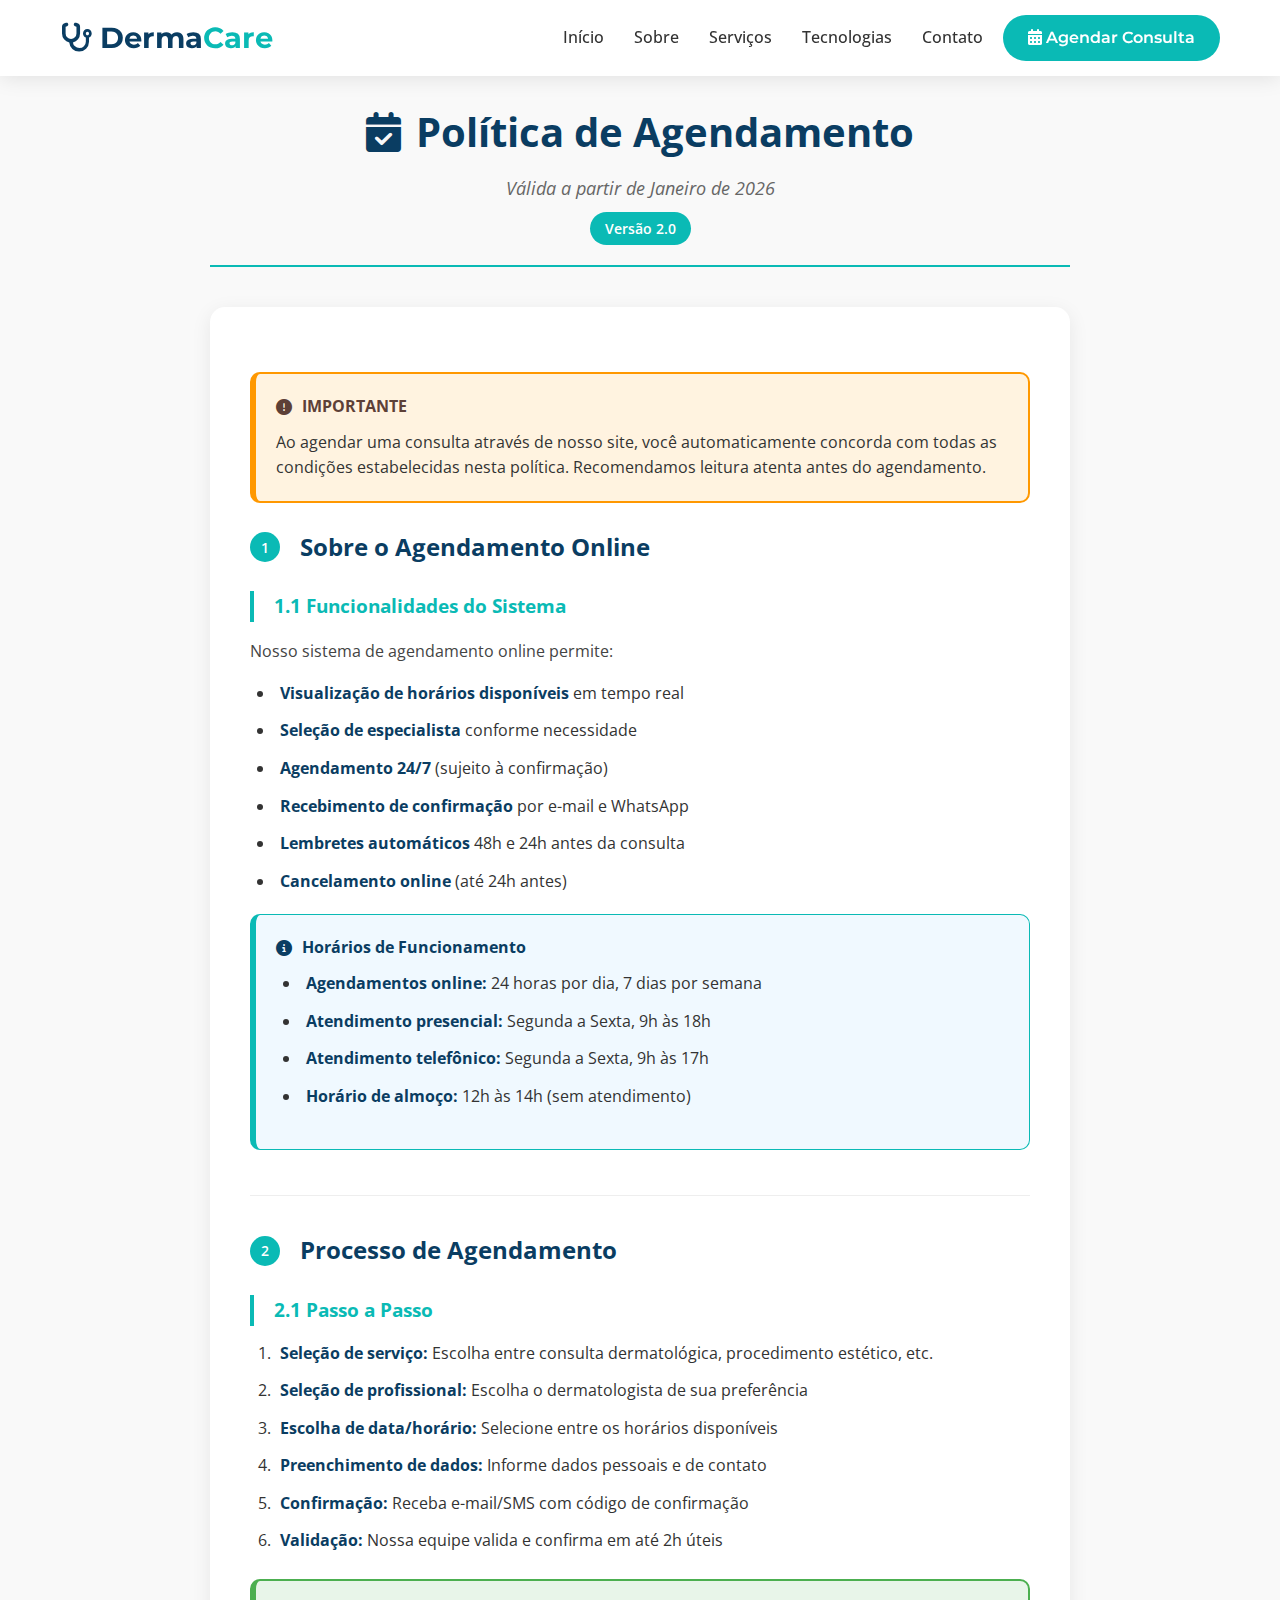
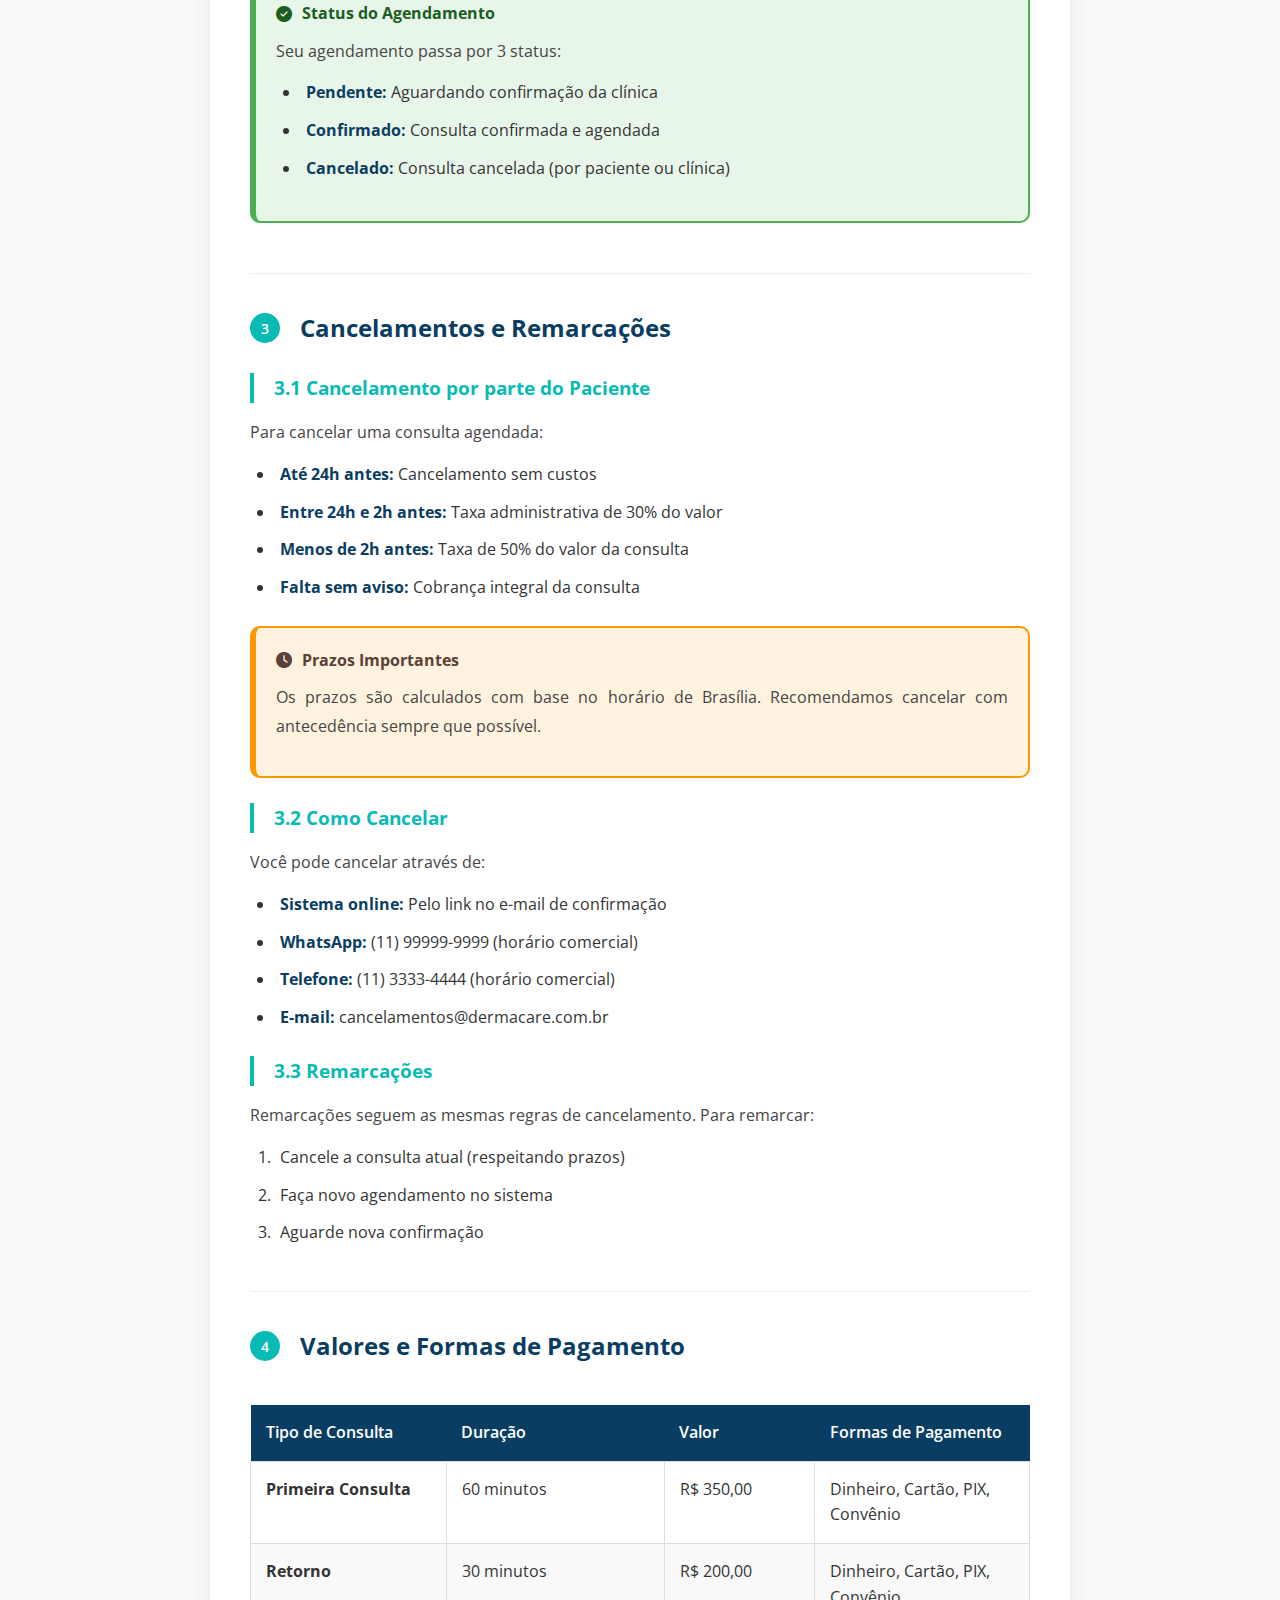
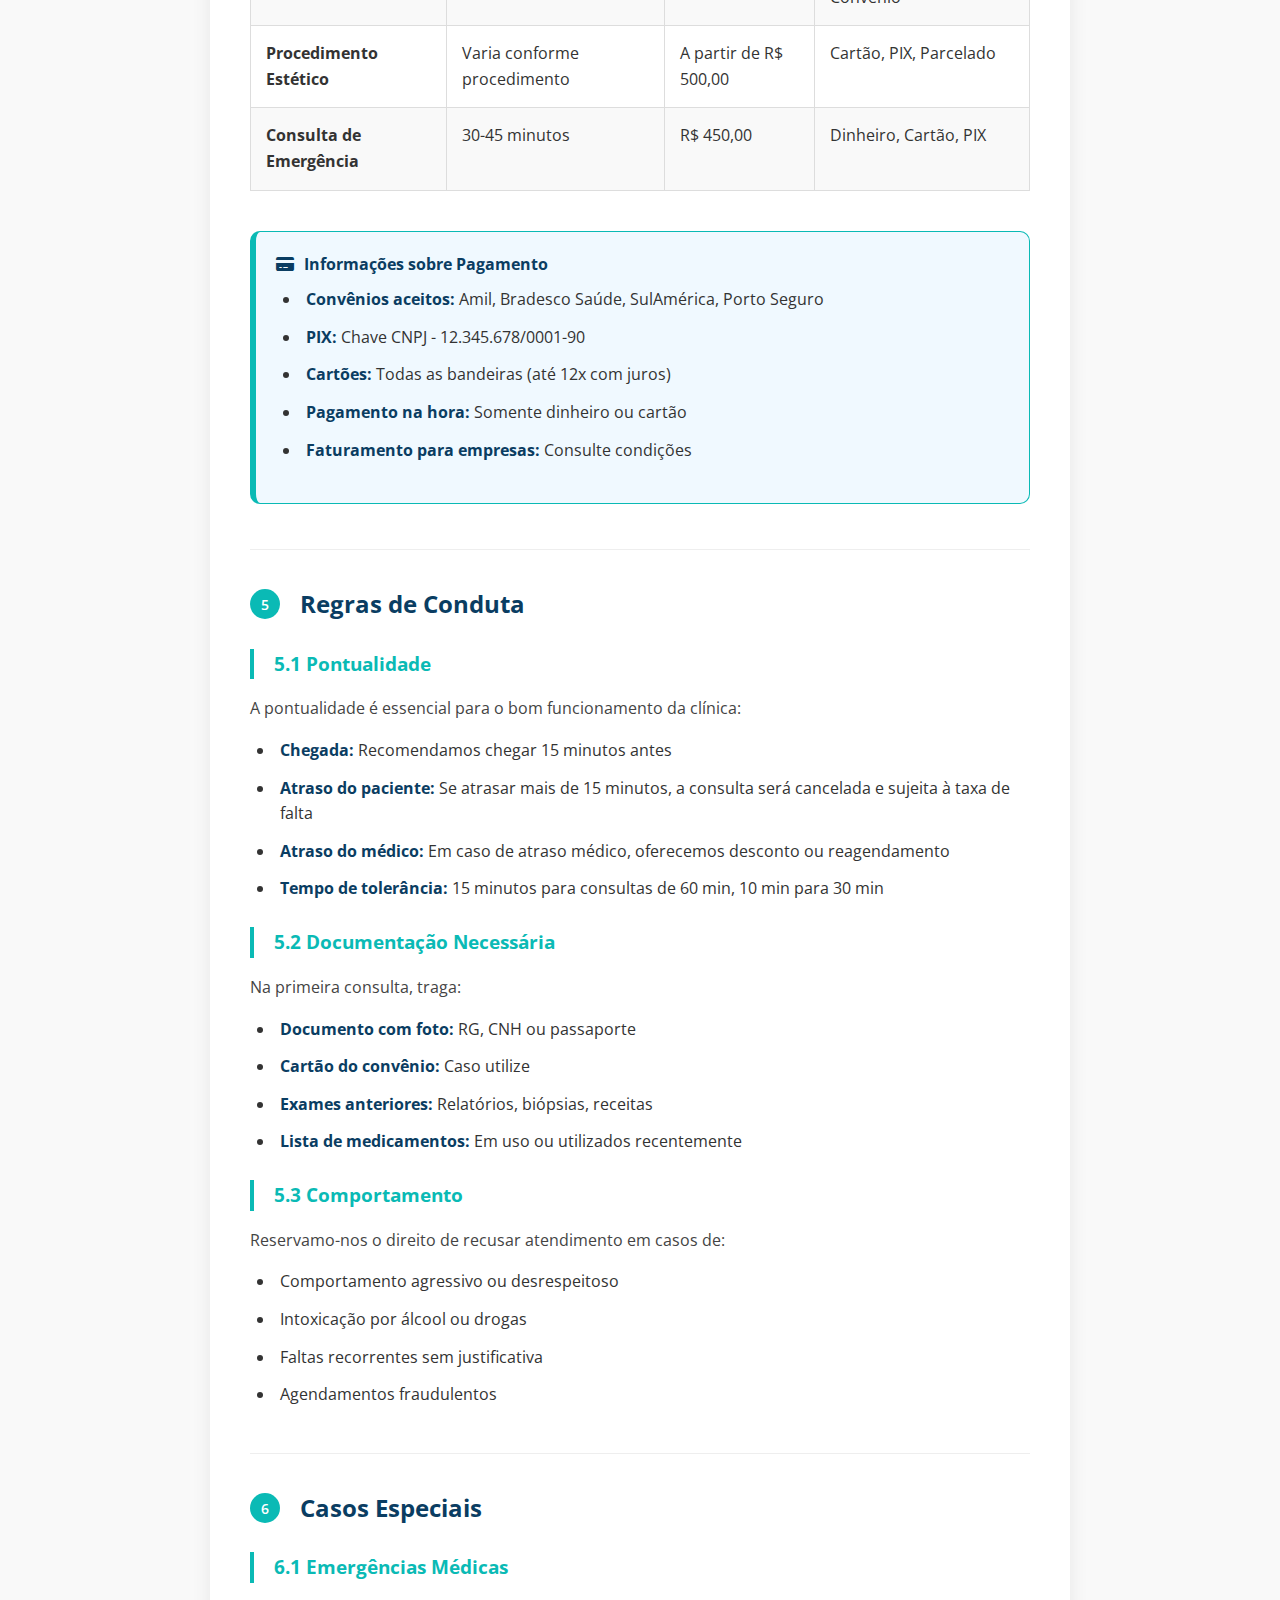
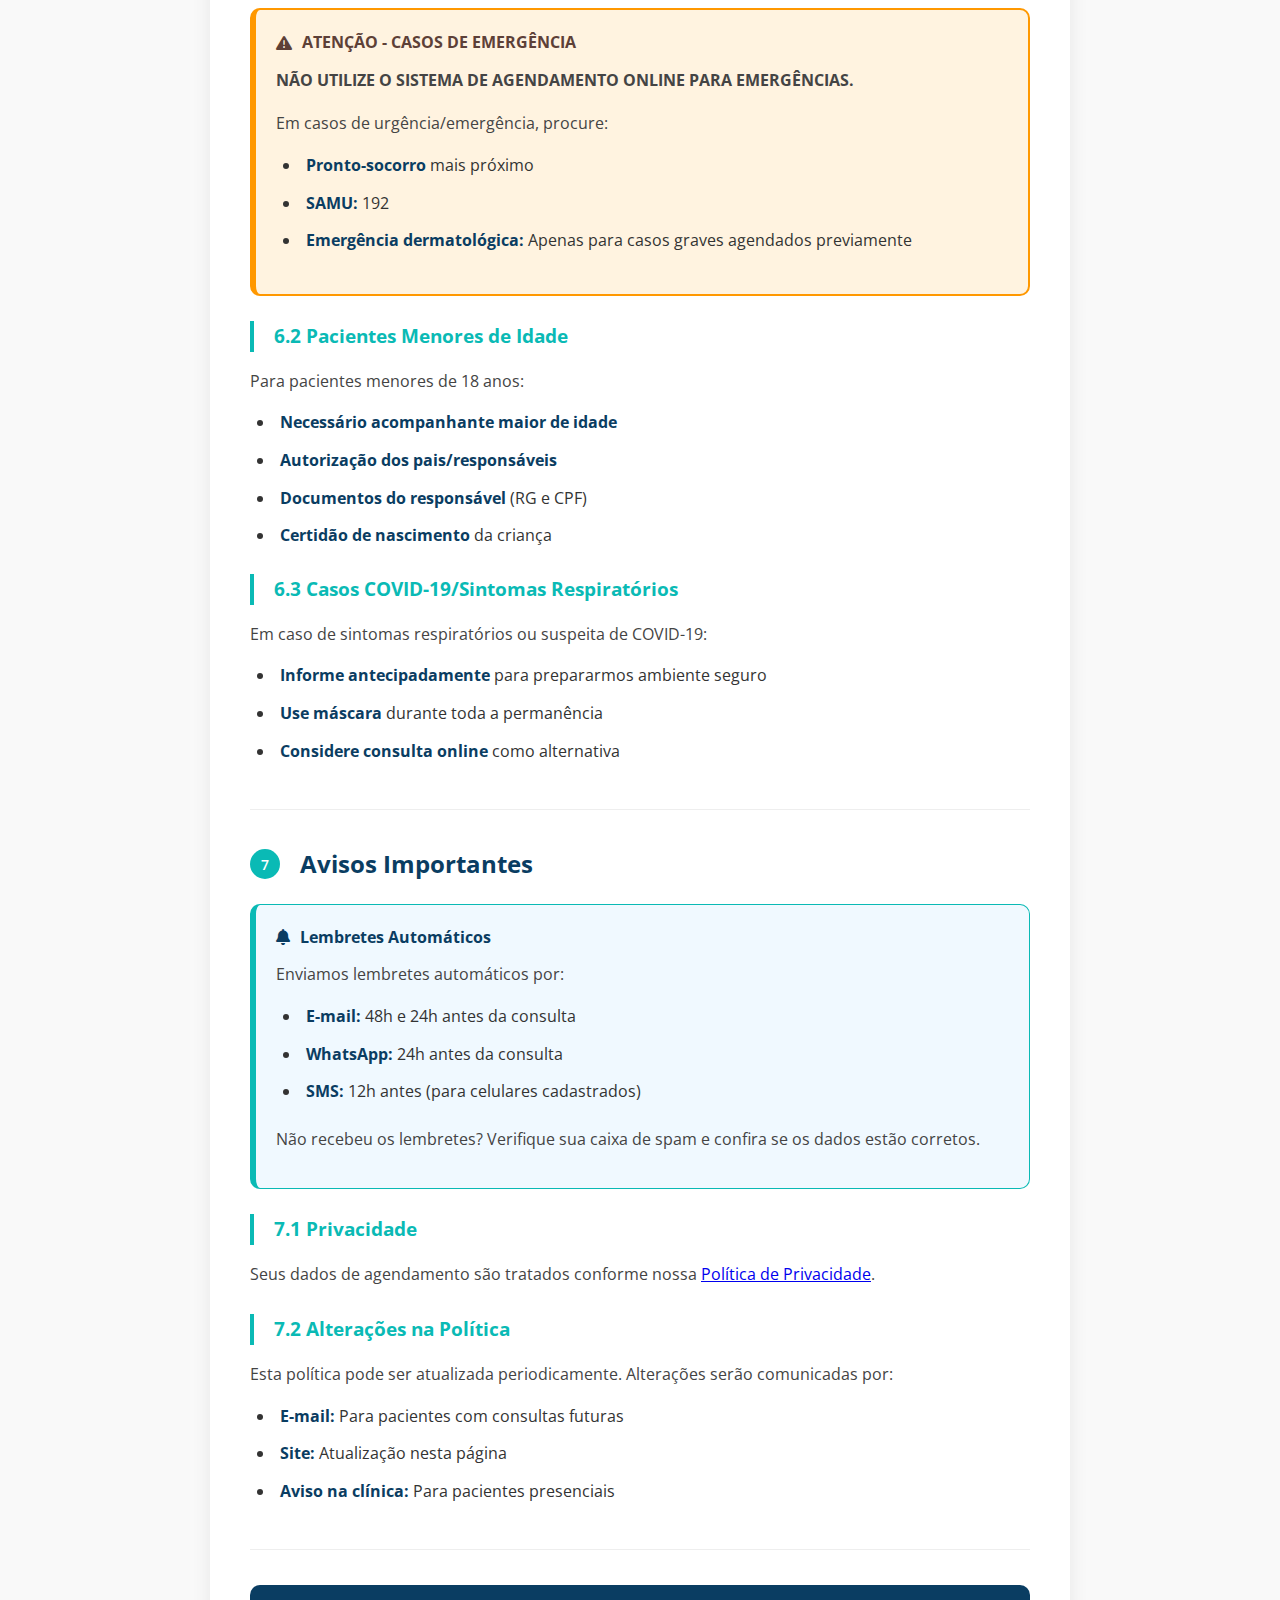
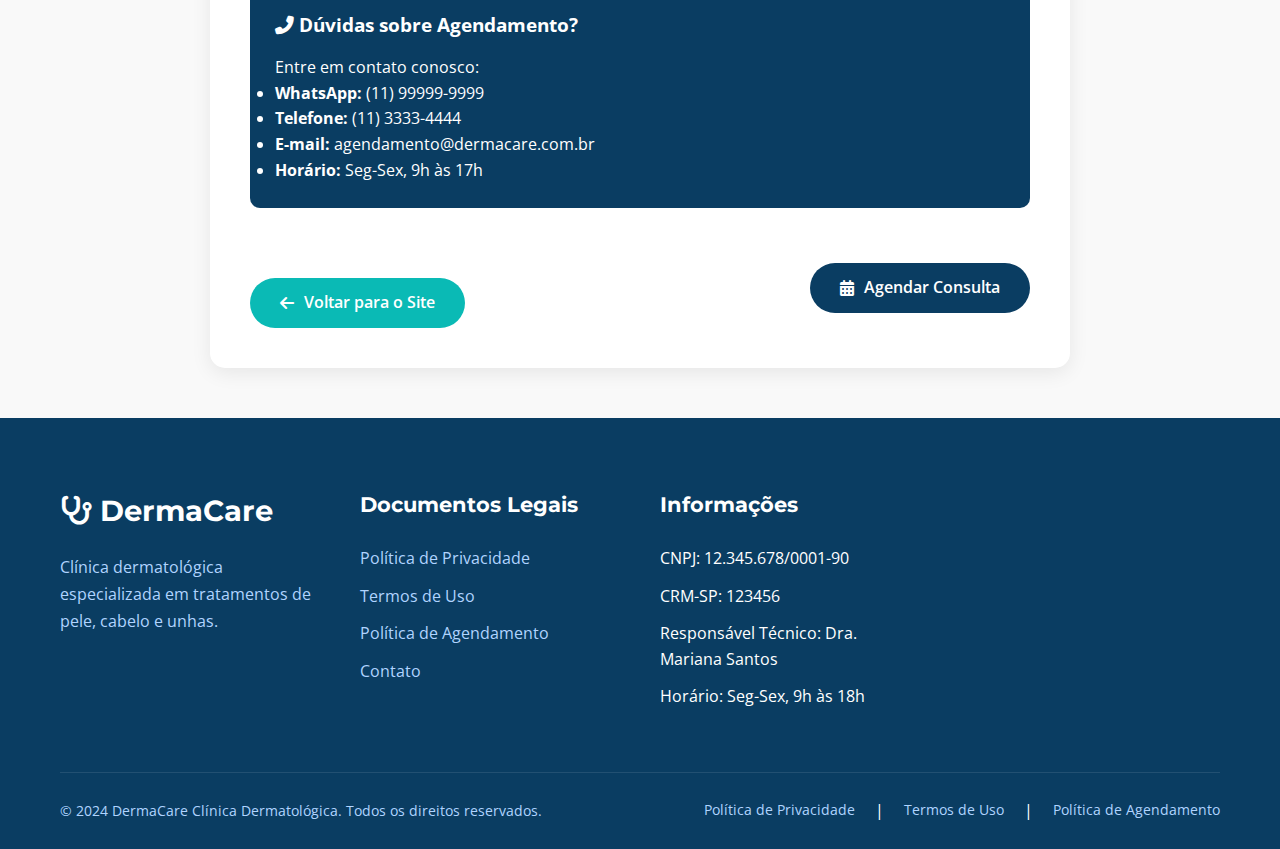
<file: politica-agendamento.html>
<!DOCTYPE html>
<html lang="pt-BR">

<head>
    <meta charset="UTF-8">
    <meta name="viewport" content="width=device-width, initial-scale=1.0">
    <title>Política de Agendamento - DermaCare</title>
    <link rel="stylesheet" href="style.css">
    <link rel="stylesheet" href="https://cdnjs.cloudflare.com/ajax/libs/font-awesome/6.4.2/css/all.min.css">
    <link
        href="https://fonts.googleapis.com/css2?family=Montserrat:wght@300;400;500;600;700&family=Open+Sans:wght@300;400;600&display=swap"
        rel="stylesheet">
    <link rel="icon" type="image/x-icon"
        href="data:image/svg+xml,<svg xmlns=%22http://www.w3.org/2000/svg%22 viewBox=%220 0 100 100%22><text y=%22.9em%22 font-size=%2290%22>🏥</text></svg>">

    <style>
        /* Estilos específicos para política de agendamento */
        .politica-container {
            max-width: 900px;
            margin: 100px auto 50px;
            padding: 0 20px;
        }

        .politica-header {
            text-align: center;
            margin-bottom: 40px;
            padding-bottom: 20px;
            border-bottom: 2px solid #0ABAB5;
        }

        .politica-header h1 {
            color: #0a3d62;
            font-size: 2.5rem;
            margin-bottom: 10px;
            display: flex;
            align-items: center;
            justify-content: center;
            gap: 15px;
        }

        .politica-header .data-efeito {
            color: #666;
            font-style: italic;
            font-size: 1.1rem;
        }

        .politica-header .versao {
            background: #0ABAB5;
            color: white;
            padding: 5px 15px;
            border-radius: 20px;
            font-size: 0.9rem;
            font-weight: 600;
            display: inline-block;
            margin-top: 10px;
        }

        .politica-content {
            background: white;
            padding: 40px;
            border-radius: 15px;
            box-shadow: 0 5px 20px rgba(0, 0, 0, 0.08);
        }

        .politica-section {
            margin-bottom: 35px;
            padding-bottom: 25px;
            border-bottom: 1px solid #eee;
        }

        .politica-section:last-child {
            border-bottom: none;
        }

        .politica-section h2 {
            color: #0a3d62;
            font-size: 1.5rem;
            margin-bottom: 20px;
            display: flex;
            align-items: center;
            gap: 10px;
        }

        .politica-section h3 {
            color: #0ABAB5;
            font-size: 1.2rem;
            margin: 25px 0 15px;
            padding-left: 20px;
            border-left: 4px solid #0ABAB5;
        }

        .politica-section p {
            line-height: 1.8;
            color: #444;
            margin-bottom: 15px;
            text-align: justify;
        }

        .politica-section ul,
        .politica-section ol {
            margin-left: 25px;
            margin-bottom: 20px;
        }

        .politica-section li {
            margin-bottom: 12px;
            line-height: 1.6;
            padding-left: 5px;
            position: relative;
        }

        .politica-section li strong {
            color: #0a3d62;
        }

        .info-box {
            background: #f0f9ff;
            border: 1px solid #0ABAB5;
            padding: 20px;
            margin: 20px 0;
            border-radius: 10px;
            border-left: 6px solid #0ABAB5;
        }

        .info-box h4 {
            color: #0a3d62;
            display: flex;
            align-items: center;
            gap: 10px;
            margin-bottom: 10px;
        }

        .alerta-box {
            background: #fff3e0;
            border: 2px solid #FF9800;
            padding: 20px;
            margin: 25px 0;
            border-radius: 10px;
            border-left: 6px solid #FF9800;
        }

        .alerta-box h4 {
            color: #5d4037;
            display: flex;
            align-items: center;
            gap: 10px;
            margin-bottom: 10px;
        }

        .confirmacao-box {
            background: #e8f5e9;
            border: 2px solid #4CAF50;
            padding: 20px;
            margin: 25px 0;
            border-radius: 10px;
            border-left: 6px solid #4CAF50;
        }

        .confirmacao-box h4 {
            color: #1b5e20;
            display: flex;
            align-items: center;
            gap: 10px;
            margin-bottom: 10px;
        }

        .numero-item {
            display: inline-flex;
            align-items: center;
            justify-content: center;
            width: 30px;
            height: 30px;
            background: #0ABAB5;
            color: white;
            border-radius: 50%;
            font-size: 0.9rem;
            font-weight: 600;
            margin-right: 10px;
        }

        .table-container {
            overflow-x: auto;
            margin: 20px 0;
        }

        table {
            width: 100%;
            border-collapse: collapse;
            margin: 20px 0;
        }

        th {
            background: #0a3d62;
            color: white;
            padding: 15px;
            text-align: left;
            font-weight: 600;
        }

        td {
            padding: 15px;
            border: 1px solid #ddd;
            vertical-align: top;
        }

        tr:nth-child(even) {
            background: #f9f9f9;
        }

        .badge {
            display: inline-block;
            padding: 4px 10px;
            border-radius: 4px;
            font-size: 0.8rem;
            font-weight: 600;
            margin-left: 5px;
        }

        .badge-success {
            background: #e8f5e9;
            color: #2e7d32;
        }

        .badge-warning {
            background: #fff3e0;
            color: #f57c00;
        }

        .badge-danger {
            background: #ffebee;
            color: #c62828;
        }

        .contato-rapido {
            background: #0a3d62;
            color: white;
            padding: 25px;
            border-radius: 10px;
            margin-top: 30px;
        }

        .contato-rapido h3 {
            color: white;
            margin-bottom: 15px;
            border-left: none;
            padding-left: 0;
        }

        .voltar-btn {
            display: inline-flex;
            align-items: center;
            gap: 10px;
            margin-top: 30px;
            padding: 12px 30px;
            background: #0ABAB5;
            color: white;
            text-decoration: none;
            border-radius: 50px;
            font-weight: 600;
            transition: all 0.3s;
        }

        .voltar-btn:hover {
            background: #0a8c88;
            transform: translateY(-3px);
            box-shadow: 0 5px 15px rgba(10, 186, 181, 0.3);
        }

        .btn-agendar-footer {
            display: inline-flex;
            align-items: center;
            gap: 10px;
            padding: 12px 30px;
            background: #0a3d62;
            color: white;
            text-decoration: none;
            border-radius: 50px;
            font-weight: 600;
            transition: all 0.3s;
            margin-left: 20px;
        }

        .btn-agendar-footer:hover {
            background: #0ABAB5;
            transform: translateY(-3px);
        }

        /* Responsividade */
        @media (max-width: 768px) {
            .politica-container {
                margin-top: 80px;
            }

            .politica-content {
                padding: 25px;
            }

            .politica-header h1 {
                font-size: 2rem;
                flex-direction: column;
                gap: 10px;
            }

            .politica-section h2 {
                font-size: 1.3rem;
            }

            .btn-agendar-footer {
                margin-left: 0;
                margin-top: 15px;
                display: block;
                text-align: center;
            }
        }
    </style>
</head>

<body>
    <!-- Header -->
    <header class="header">
        <div class="container">
            <div class="logo">
                <h1><i class="fas fa-stethoscope"></i> Derma<span>Care</span></h1>
            </div>

            <nav class="nav">
                <button class="menu-toggle" aria-label="Abrir menu">
                    <i class="fas fa-bars"></i>
                </button>
                <ul class="nav-list">
                    <li><a href="index.html">Início</a></li>
                    <li><a href="index.html#sobre">Sobre</a></li>
                    <li><a href="index.html#servicos">Serviços</a></li>
                    <li><a href="index.html#tecnologias">Tecnologias</a></li>
                    <li><a href="index.html#contato">Contato</a></li>
                </ul>
                <a href="index.html#agendamento" class="btn-agendar">
                    <i class="fas fa-calendar-alt"></i> Agendar Consulta
                </a>
            </nav>
        </div>
    </header>

    <!-- Conteúdo da Política de Agendamento -->
    <main class="politica-container">
        <div class="politica-header">
            <h1>
                <i class="fas fa-calendar-check"></i>
                Política de Agendamento
            </h1>
            <p class="data-efeito">Válida a partir de Janeiro de 2026</p>
            <span class="versao">Versão 2.0</span>
        </div>

        <div class="politica-content">
            <div class="alerta-box">
                <h4><i class="fas fa-exclamation-circle"></i> IMPORTANTE</h4>
                <p>Ao agendar uma consulta através de nosso site, você automaticamente concorda com todas as condições
                    estabelecidas nesta política. Recomendamos leitura atenta antes do agendamento.</p>
            </div>

            <div class="politica-section">
                <h2><span class="numero-item">1</span> Sobre o Agendamento Online</h2>

                <h3>1.1 Funcionalidades do Sistema</h3>
                <p>Nosso sistema de agendamento online permite:</p>
                <ul>
                    <li><strong>Visualização de horários disponíveis</strong> em tempo real</li>
                    <li><strong>Seleção de especialista</strong> conforme necessidade</li>
                    <li><strong>Agendamento 24/7</strong> (sujeito à confirmação)</li>
                    <li><strong>Recebimento de confirmação</strong> por e-mail e WhatsApp</li>
                    <li><strong>Lembretes automáticos</strong> 48h e 24h antes da consulta</li>
                    <li><strong>Cancelamento online</strong> (até 24h antes)</li>
                </ul>

                <div class="info-box">
                    <h4><i class="fas fa-info-circle"></i> Horários de Funcionamento</h4>
                    <ul>
                        <li><strong>Agendamentos online:</strong> 24 horas por dia, 7 dias por semana</li>
                        <li><strong>Atendimento presencial:</strong> Segunda a Sexta, 9h às 18h</li>
                        <li><strong>Atendimento telefônico:</strong> Segunda a Sexta, 9h às 17h</li>
                        <li><strong>Horário de almoço:</strong> 12h às 14h (sem atendimento)</li>
                    </ul>
                </div>
            </div>

            <div class="politica-section">
                <h2><span class="numero-item">2</span> Processo de Agendamento</h2>

                <h3>2.1 Passo a Passo</h3>
                <ol>
                    <li><strong>Seleção de serviço:</strong> Escolha entre consulta dermatológica, procedimento
                        estético, etc.</li>
                    <li><strong>Seleção de profissional:</strong> Escolha o dermatologista de sua preferência</li>
                    <li><strong>Escolha de data/horário:</strong> Selecione entre os horários disponíveis</li>
                    <li><strong>Preenchimento de dados:</strong> Informe dados pessoais e de contato</li>
                    <li><strong>Confirmação:</strong> Receba e-mail/SMS com código de confirmação</li>
                    <li><strong>Validação:</strong> Nossa equipe valida e confirma em até 2h úteis</li>
                </ol>

                <div class="confirmacao-box">
                    <h4><i class="fas fa-check-circle"></i> Status do Agendamento</h4>
                    <p>Seu agendamento passa por 3 status:</p>
                    <ul>
                        <li><strong>Pendente:</strong> Aguardando confirmação da clínica</li>
                        <li><strong>Confirmado:</strong> Consulta confirmada e agendada</li>
                        <li><strong>Cancelado:</strong> Consulta cancelada (por paciente ou clínica)</li>
                    </ul>
                </div>
            </div>

            <div class="politica-section">
                <h2><span class="numero-item">3</span> Cancelamentos e Remarcações</h2>

                <h3>3.1 Cancelamento por parte do Paciente</h3>
                <p>Para cancelar uma consulta agendada:</p>
                <ul>
                    <li><strong>Até 24h antes:</strong> Cancelamento sem custos</li>
                    <li><strong>Entre 24h e 2h antes:</strong> Taxa administrativa de 30% do valor</li>
                    <li><strong>Menos de 2h antes:</strong> Taxa de 50% do valor da consulta</li>
                    <li><strong>Falta sem aviso:</strong> Cobrança integral da consulta</li>
                </ul>

                <div class="alerta-box">
                    <h4><i class="fas fa-clock"></i> Prazos Importantes</h4>
                    <p>Os prazos são calculados com base no horário de Brasília. Recomendamos cancelar com antecedência
                        sempre que possível.</p>
                </div>

                <h3>3.2 Como Cancelar</h3>
                <p>Você pode cancelar através de:</p>
                <ul>
                    <li><strong>Sistema online:</strong> Pelo link no e-mail de confirmação</li>
                    <li><strong>WhatsApp:</strong> (11) 99999-9999 (horário comercial)</li>
                    <li><strong>Telefone:</strong> (11) 3333-4444 (horário comercial)</li>
                    <li><strong>E-mail:</strong> cancelamentos@dermacare.com.br</li>
                </ul>

                <h3>3.3 Remarcações</h3>
                <p>Remarcações seguem as mesmas regras de cancelamento. Para remarcar:</p>
                <ol>
                    <li>Cancele a consulta atual (respeitando prazos)</li>
                    <li>Faça novo agendamento no sistema</li>
                    <li>Aguarde nova confirmação</li>
                </ol>
            </div>

            <div class="politica-section">
                <h2><span class="numero-item">4</span> Valores e Formas de Pagamento</h2>

                <div class="table-container">
                    <table>
                        <thead>
                            <tr>
                                <th>Tipo de Consulta</th>
                                <th>Duração</th>
                                <th>Valor</th>
                                <th>Formas de Pagamento</th>
                            </tr>
                        </thead>
                        <tbody>
                            <tr>
                                <td><strong>Primeira Consulta</strong></td>
                                <td>60 minutos</td>
                                <td>R$ 350,00</td>
                                <td>Dinheiro, Cartão, PIX, Convênio</td>
                            </tr>
                            <tr>
                                <td><strong>Retorno</strong></td>
                                <td>30 minutos</td>
                                <td>R$ 200,00</td>
                                <td>Dinheiro, Cartão, PIX, Convênio</td>
                            </tr>
                            <tr>
                                <td><strong>Procedimento Estético</strong></td>
                                <td>Varia conforme procedimento</td>
                                <td>A partir de R$ 500,00</td>
                                <td>Cartão, PIX, Parcelado</td>
                            </tr>
                            <tr>
                                <td><strong>Consulta de Emergência</strong></td>
                                <td>30-45 minutos</td>
                                <td>R$ 450,00</td>
                                <td>Dinheiro, Cartão, PIX</td>
                            </tr>
                        </tbody>
                    </table>
                </div>

                <div class="info-box">
                    <h4><i class="fas fa-credit-card"></i> Informações sobre Pagamento</h4>
                    <ul>
                        <li><strong>Convênios aceitos:</strong> Amil, Bradesco Saúde, SulAmérica, Porto Seguro</li>
                        <li><strong>PIX:</strong> Chave CNPJ - 12.345.678/0001-90</li>
                        <li><strong>Cartões:</strong> Todas as bandeiras (até 12x com juros)</li>
                        <li><strong>Pagamento na hora:</strong> Somente dinheiro ou cartão</li>
                        <li><strong>Faturamento para empresas:</strong> Consulte condições</li>
                    </ul>
                </div>
            </div>

            <div class="politica-section">
                <h2><span class="numero-item">5</span> Regras de Conduta</h2>

                <h3>5.1 Pontualidade</h3>
                <p>A pontualidade é essencial para o bom funcionamento da clínica:</p>
                <ul>
                    <li><strong>Chegada:</strong> Recomendamos chegar 15 minutos antes</li>
                    <li><strong>Atraso do paciente:</strong> Se atrasar mais de 15 minutos, a consulta será cancelada e
                        sujeita à taxa de falta</li>
                    <li><strong>Atraso do médico:</strong> Em caso de atraso médico, oferecemos desconto ou
                        reagendamento</li>
                    <li><strong>Tempo de tolerância:</strong> 15 minutos para consultas de 60 min, 10 min para 30 min
                    </li>
                </ul>

                <h3>5.2 Documentação Necessária</h3>
                <p>Na primeira consulta, traga:</p>
                <ul>
                    <li><strong>Documento com foto:</strong> RG, CNH ou passaporte</li>
                    <li><strong>Cartão do convênio:</strong> Caso utilize</li>
                    <li><strong>Exames anteriores:</strong> Relatórios, biópsias, receitas</li>
                    <li><strong>Lista de medicamentos:</strong> Em uso ou utilizados recentemente</li>
                </ul>

                <h3>5.3 Comportamento</h3>
                <p>Reservamo-nos o direito de recusar atendimento em casos de:</p>
                <ul>
                    <li>Comportamento agressivo ou desrespeitoso</li>
                    <li>Intoxicação por álcool ou drogas</li>
                    <li>Faltas recorrentes sem justificativa</li>
                    <li>Agendamentos fraudulentos</li>
                </ul>
            </div>

            <div class="politica-section">
                <h2><span class="numero-item">6</span> Casos Especiais</h2>

                <h3>6.1 Emergências Médicas</h3>
                <div class="alerta-box">
                    <h4><i class="fas fa-exclamation-triangle"></i> ATENÇÃO - CASOS DE EMERGÊNCIA</h4>
                    <p><strong>NÃO UTILIZE O SISTEMA DE AGENDAMENTO ONLINE PARA EMERGÊNCIAS.</strong></p>
                    <p>Em casos de urgência/emergência, procure:</p>
                    <ul>
                        <li><strong>Pronto-socorro</strong> mais próximo</li>
                        <li><strong>SAMU:</strong> 192</li>
                        <li><strong>Emergência dermatológica:</strong> Apenas para casos graves agendados previamente
                        </li>
                    </ul>
                </div>

                <h3>6.2 Pacientes Menores de Idade</h3>
                <p>Para pacientes menores de 18 anos:</p>
                <ul>
                    <li><strong>Necessário acompanhante maior de idade</strong></li>
                    <li><strong>Autorização dos pais/responsáveis</strong></li>
                    <li><strong>Documentos do responsável</strong> (RG e CPF)</li>
                    <li><strong>Certidão de nascimento</strong> da criança</li>
                </ul>

                <h3>6.3 Casos COVID-19/Sintomas Respiratórios</h3>
                <p>Em caso de sintomas respiratórios ou suspeita de COVID-19:</p>
                <ul>
                    <li><strong>Informe antecipadamente</strong> para prepararmos ambiente seguro</li>
                    <li><strong>Use máscara</strong> durante toda a permanência</li>
                    <li><strong>Considere consulta online</strong> como alternativa</li>
                </ul>
            </div>

            <div class="politica-section">
                <h2><span class="numero-item">7</span> Avisos Importantes</h2>

                <div class="info-box">
                    <h4><i class="fas fa-bell"></i> Lembretes Automáticos</h4>
                    <p>Enviamos lembretes automáticos por:</p>
                    <ul>
                        <li><strong>E-mail:</strong> 48h e 24h antes da consulta</li>
                        <li><strong>WhatsApp:</strong> 24h antes da consulta</li>
                        <li><strong>SMS:</strong> 12h antes (para celulares cadastrados)</li>
                    </ul>
                    <p>Não recebeu os lembretes? Verifique sua caixa de spam e confira se os dados estão corretos.</p>
                </div>

                <h3>7.1 Privacidade</h3>
                <p>Seus dados de agendamento são tratados conforme nossa <a href="politica-privacidade.html"
                        target="_blank">Política de Privacidade</a>.</p>

                <h3>7.2 Alterações na Política</h3>
                <p>Esta política pode ser atualizada periodicamente. Alterações serão comunicadas por:</p>
                <ul>
                    <li><strong>E-mail:</strong> Para pacientes com consultas futuras</li>
                    <li><strong>Site:</strong> Atualização nesta página</li>
                    <li><strong>Aviso na clínica:</strong> Para pacientes presenciais</li>
                </ul>
            </div>

            <div class="contato-rapido">
                <h3><i class="fas fa-phone-alt"></i> Dúvidas sobre Agendamento?</h3>
                <p>Entre em contato conosco:</p>
                <ul style="color: white;">
                    <li><strong>WhatsApp:</strong> (11) 99999-9999</li>
                    <li><strong>Telefone:</strong> (11) 3333-4444</li>
                    <li><strong>E-mail:</strong> agendamento@dermacare.com.br</li>
                    <li><strong>Horário:</strong> Seg-Sex, 9h às 17h</li>
                </ul>
            </div>

            <div
                style="display: flex; justify-content: space-between; align-items: center; margin-top: 40px; flex-wrap: wrap;">
                <a href="index.html" class="voltar-btn">
                    <i class="fas fa-arrow-left"></i> Voltar para o Site
                </a>

                <a href="index.html#agendamento" class="btn-agendar-footer">
                    <i class="fas fa-calendar-alt"></i> Agendar Consulta
                </a>
            </div>
        </div>
    </main>

    <!-- Footer -->
    <footer class="footer">
        <div class="container">
            <div class="footer-content">
                <div class="footer-col">
                    <div class="footer-logo">
                        <h2><i class="fas fa-stethoscope"></i> Derma<span>Care</span></h2>
                    </div>
                    <p class="footer-desc">Clínica dermatológica especializada em tratamentos de pele, cabelo e unhas.
                    </p>
                </div>

                <div class="footer-col">
                    <h3>Documentos Legais</h3>
                    <ul class="footer-links">
                        <li><a href="politica-privacidade.html" target="_blank">Política de Privacidade</a></li>
                        <li><a href="termos-uso.html" target="_blank">Termos de Uso</a></li>
                        <li><a href="politica-agendamento.html" target="_blank">Política de Agendamento</a></li>
                        <li><a href="index.html#contato">Contato</a></li>
                    </ul>
                </div>

                <div class="footer-col">
                    <h3>Informações</h3>
                    <ul class="footer-links">
                        <li>CNPJ: 12.345.678/0001-90</li>
                        <li>CRM-SP: 123456</li>
                        <li>Responsável Técnico: Dra. Mariana Santos</li>
                        <li>Horário: Seg-Sex, 9h às 18h</li>
                    </ul>
                </div>
            </div>

            <div class="footer-bottom">
                <div class="footer-bottom-content">
                    <p>&copy; 2024 DermaCare Clínica Dermatológica. Todos os direitos reservados.</p>
                    <div class="footer-legal">
                        <a href="politica-privacidade.html" target="_blank">Política de Privacidade</a>
                        <span>|</span>
                        <a href="termos-uso.html" target="_blank">Termos de Uso</a>
                        <span>|</span>
                        <a href="politica-agendamento.html" target="_blank">Política de Agendamento</a>
                    </div>
                </div>
            </div>
        </div>
    </footer>

    <!-- JavaScript para menu mobile -->
    <script>
        document.addEventListener('DOMContentLoaded', function () {
            const menuToggle = document.querySelector('.menu-toggle');
            const navList = document.querySelector('.nav-list');

            if (menuToggle && navList) {
                menuToggle.addEventListener('click', function () {
                    navList.classList.toggle('active');
                    menuToggle.innerHTML = navList.classList.contains('active')
                        ? '<i class="fas fa-times"></i>'
                        : '<i class="fas fa-bars"></i>';
                    menuToggle.setAttribute('aria-expanded', navList.classList.contains('active'));
                });

                // Fechar menu ao clicar em um link
                document.querySelectorAll('.nav-list a').forEach(function (link) {
                    link.addEventListener('click', function () {
                        navList.classList.remove('active');
                        menuToggle.innerHTML = '<i class="fas fa-bars"></i>';
                        menuToggle.setAttribute('aria-expanded', 'false');
                    });
                });

                // Fechar menu ao clicar fora
                document.addEventListener('click', function (e) {
                    if (!navList.contains(e.target) && !menuToggle.contains(e.target) && navList.classList.contains('active')) {
                        navList.classList.remove('active');
                        menuToggle.innerHTML = '<i class="fas fa-bars"></i>';
                        menuToggle.setAttribute('aria-expanded', 'false');
                    }
                });
            }

            // Data atual no footer (opcional)
            const yearSpan = document.querySelector('#current-year');
            if (yearSpan) {
                yearSpan.textContent = new Date().getFullYear();
            }
        });
    </script>
</body>

</html>
</file>
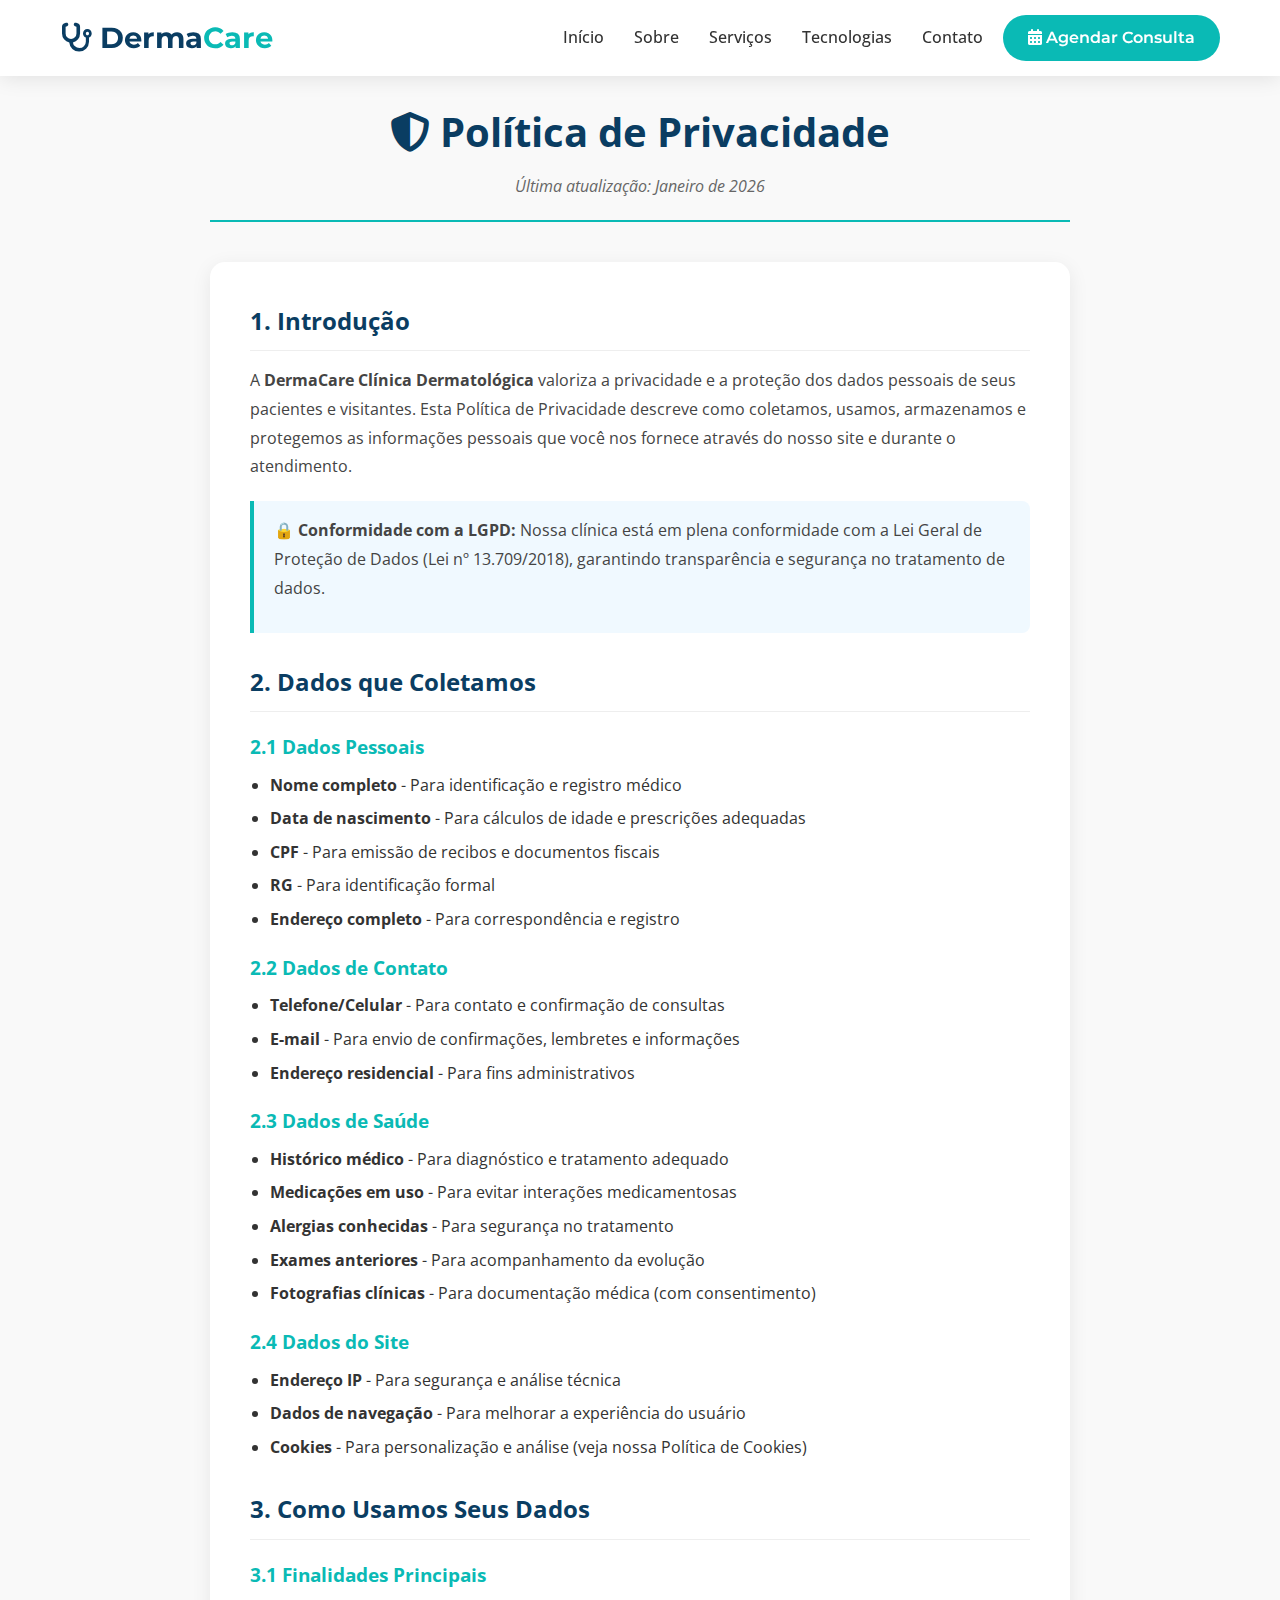
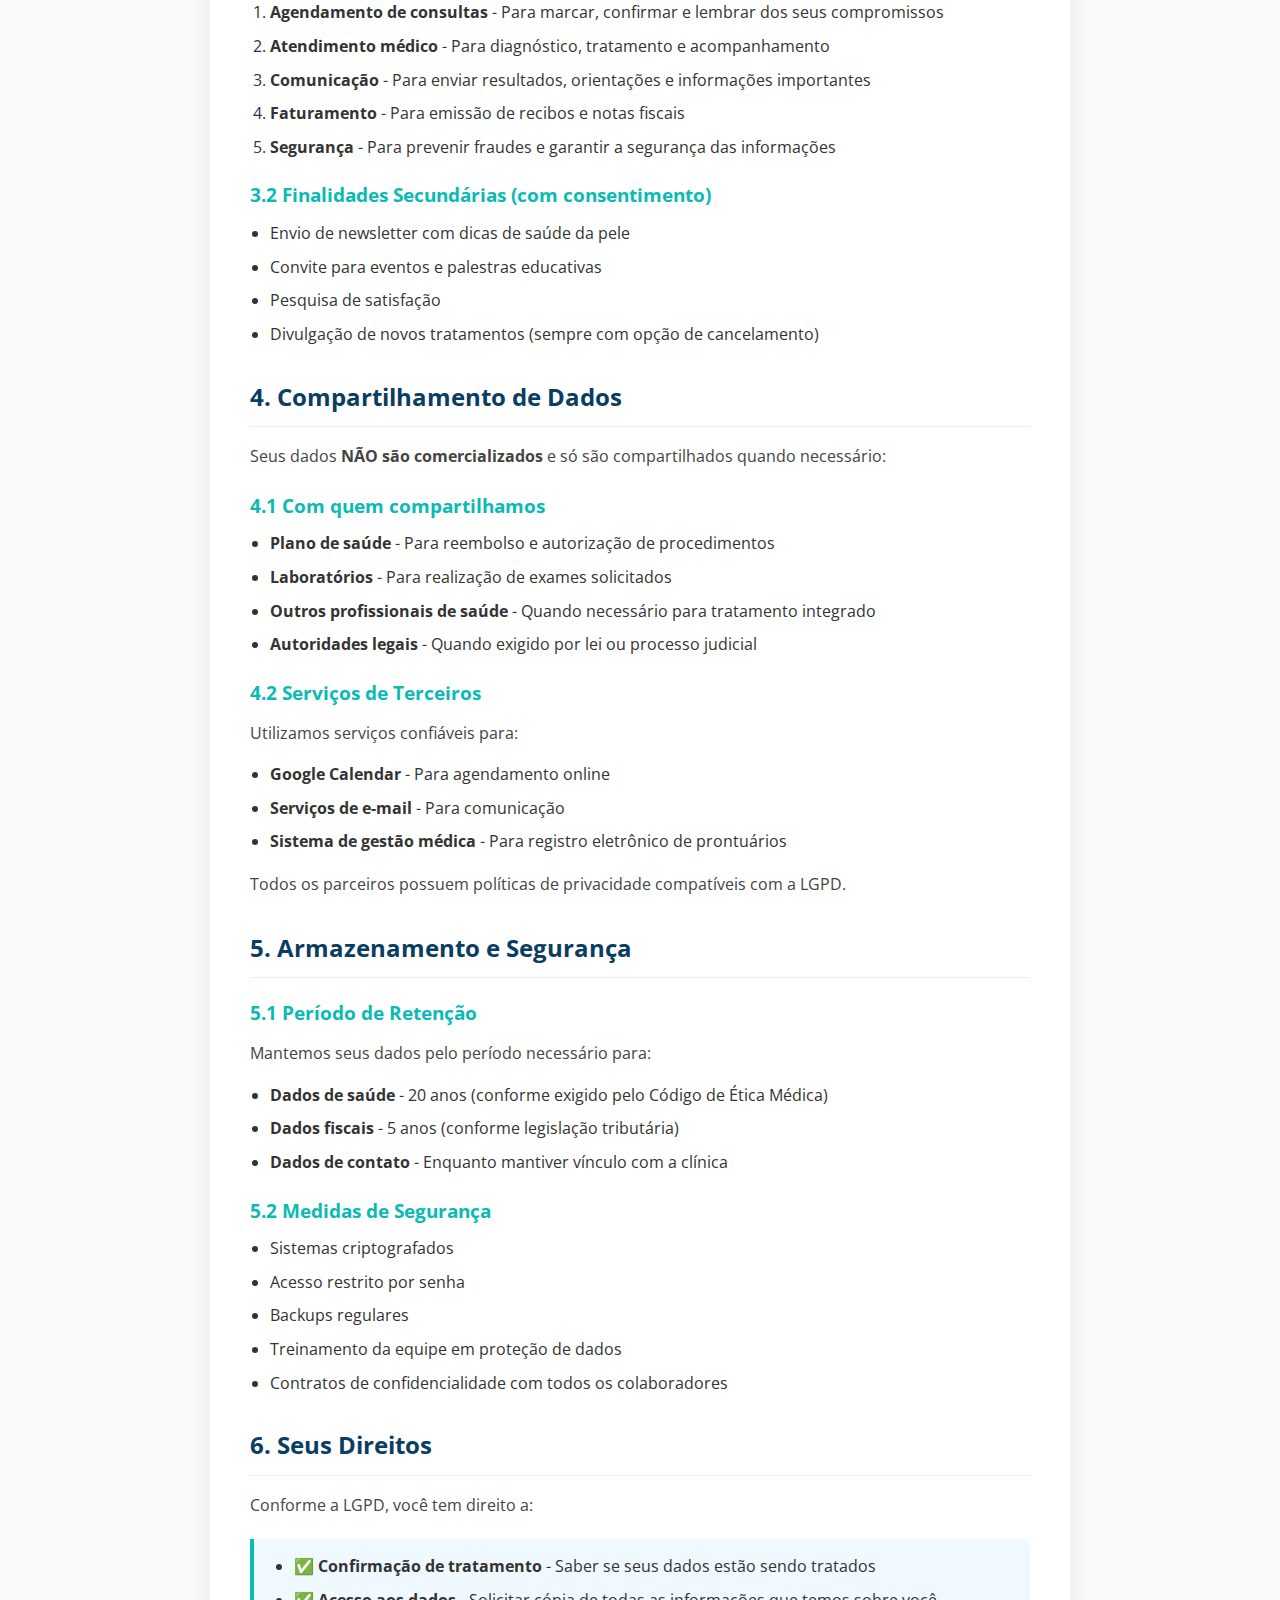
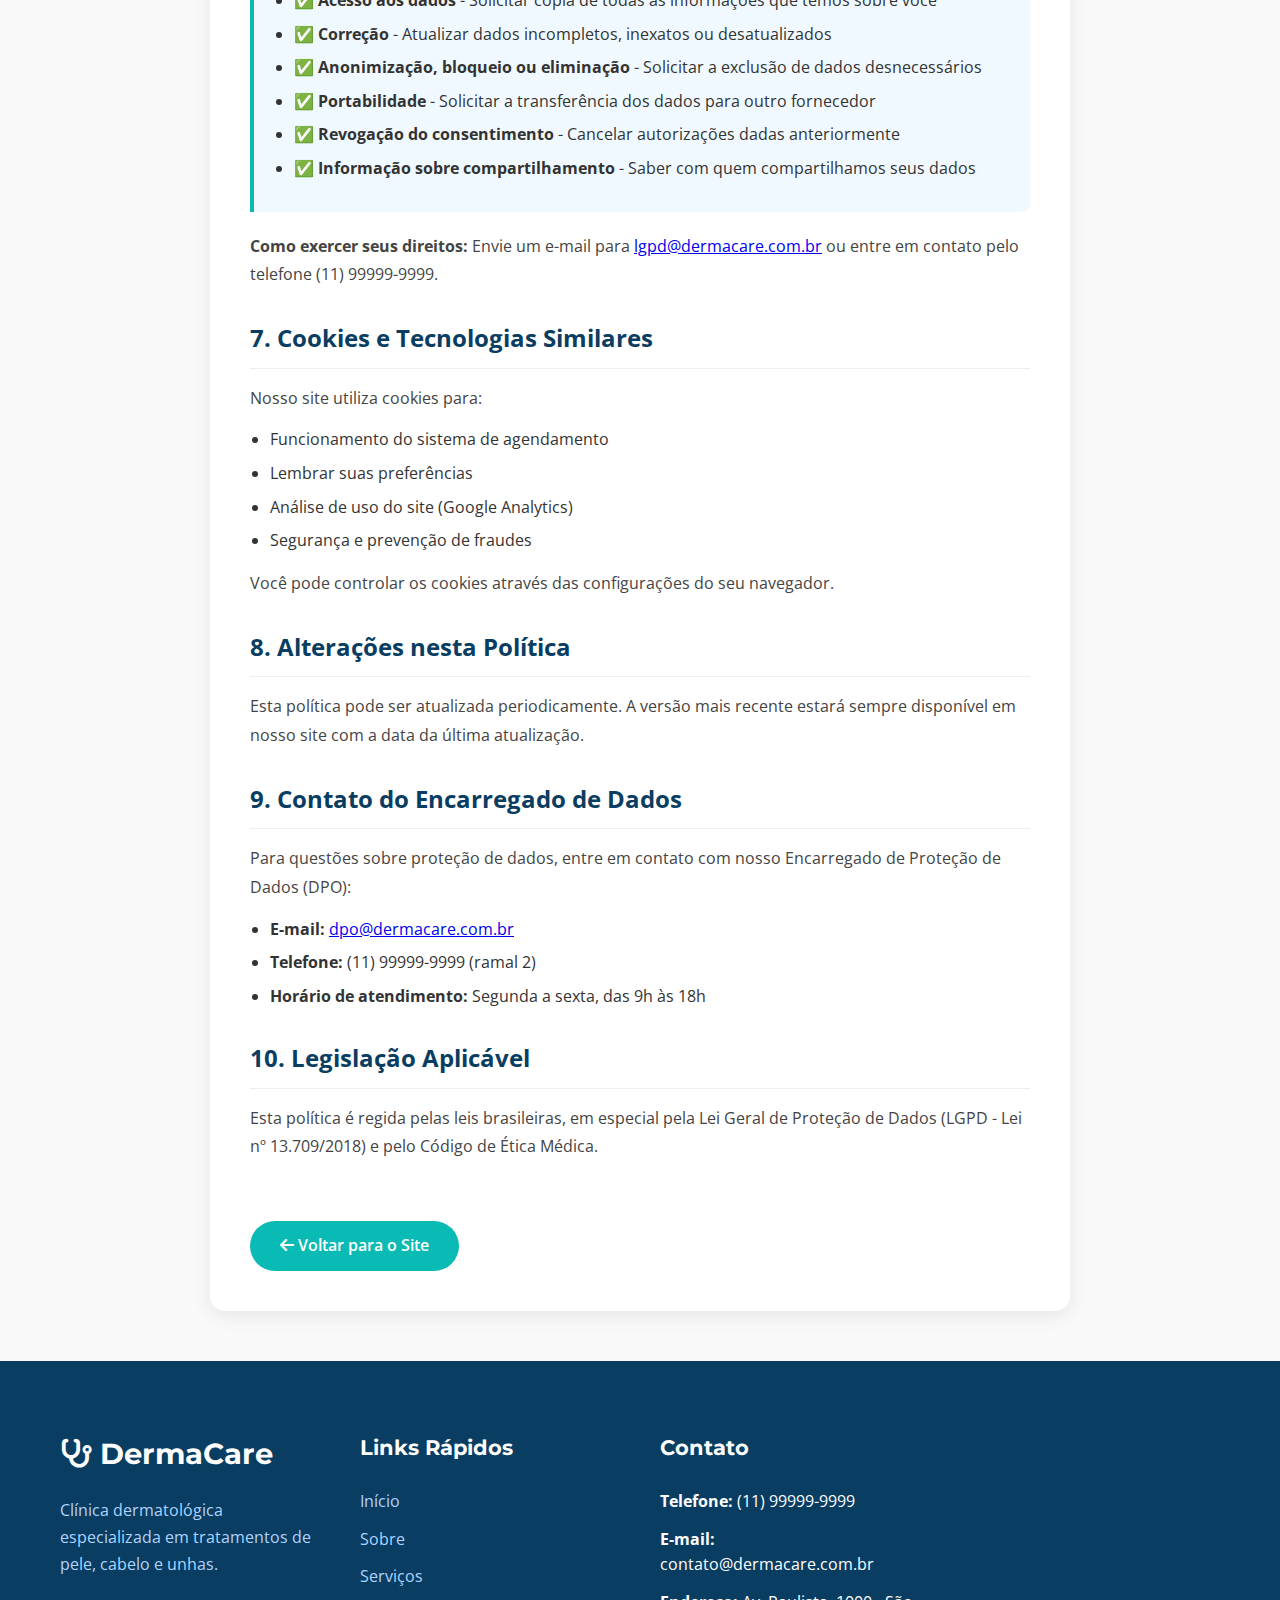
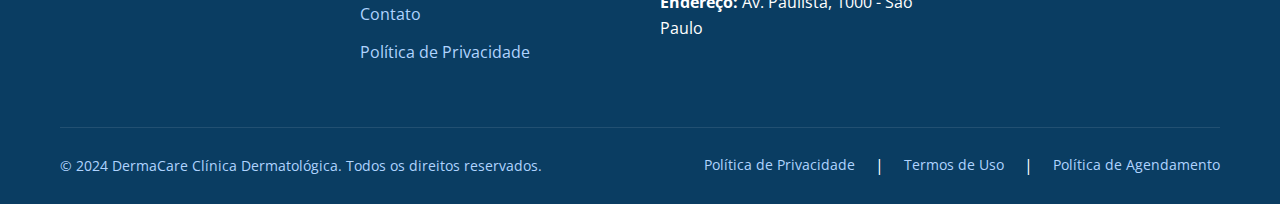
<file: politica-privacidade.html>
<!DOCTYPE html>
<html lang="pt-BR">

<head>
    <meta charset="UTF-8">
    <meta name="viewport" content="width=device-width, initial-scale=1.0">
    <title>Política de Privacidade - DermaCare</title>
    <link rel="stylesheet" href="style.css">
    <link rel="stylesheet" href="https://cdnjs.cloudflare.com/ajax/libs/font-awesome/6.4.2/css/all.min.css">
    <link
        href="https://fonts.googleapis.com/css2?family=Montserrat:wght@300;400;500;600;700&family=Open+Sans:wght@300;400;600&display=swap"
        rel="stylesheet">
    <link rel="icon" type="image/x-icon"
        href="data:image/svg+xml,<svg xmlns=%22http://www.w3.org/2000/svg%22 viewBox=%220 0 100 100%22><text y=%22.9em%22 font-size=%2290%22>🏥</text></svg>">

    <style>
        /* Estilos específicos para política */
        .politica-container {
            max-width: 900px;
            margin: 100px auto 50px;
            padding: 0 20px;
        }

        .politica-header {
            text-align: center;
            margin-bottom: 40px;
            padding-bottom: 20px;
            border-bottom: 2px solid #0ABAB5;
        }

        .politica-header h1 {
            color: #0a3d62;
            font-size: 2.5rem;
            margin-bottom: 10px;
        }

        .politica-header .data-atualizacao {
            color: #666;
            font-style: italic;
        }

        .politica-content {
            background: white;
            padding: 40px;
            border-radius: 15px;
            box-shadow: 0 5px 20px rgba(0, 0, 0, 0.08);
        }

        .politica-section {
            margin-bottom: 30px;
        }

        .politica-section h2 {
            color: #0a3d62;
            font-size: 1.5rem;
            margin-bottom: 15px;
            padding-bottom: 10px;
            border-bottom: 1px solid #eee;
        }

        .politica-section h3 {
            color: #0ABAB5;
            font-size: 1.2rem;
            margin: 20px 0 10px;
        }

        .politica-section p {
            line-height: 1.8;
            color: #444;
            margin-bottom: 15px;
        }

        .politica-section ul,
        .politica-section ol {
            margin-left: 20px;
            margin-bottom: 15px;
        }

        .politica-section li {
            margin-bottom: 8px;
            line-height: 1.6;
        }

        .highlight-box {
            background: #f0f9ff;
            border-left: 4px solid #0ABAB5;
            padding: 15px 20px;
            margin: 20px 0;
            border-radius: 0 8px 8px 0;
        }

        .voltar-btn {
            display: inline-block;
            margin-top: 30px;
            padding: 12px 30px;
            background: #0ABAB5;
            color: white;
            text-decoration: none;
            border-radius: 50px;
            font-weight: 600;
            transition: all 0.3s;
        }

        .voltar-btn:hover {
            background: #0a8c88;
            transform: translateY(-3px);
        }

        /* Responsividade */
        @media (max-width: 768px) {
            .politica-container {
                margin-top: 80px;
            }

            .politica-content {
                padding: 25px;
            }

            .politica-header h1 {
                font-size: 2rem;
            }
        }
    </style>
</head>

<body>
    <!-- Header (igual ao seu site principal) -->
    <header class="header">
        <div class="container">
            <div class="logo">
                <h1><i class="fas fa-stethoscope"></i> Derma<span>Care</span></h1>
            </div>

            <nav class="nav">
                <button class="menu-toggle" aria-label="Abrir menu">
                    <i class="fas fa-bars"></i>
                </button>
                <ul class="nav-list">
                    <li><a href="index.html">Início</a></li>
                    <li><a href="index.html#sobre">Sobre</a></li>
                    <li><a href="index.html#servicos">Serviços</a></li>
                    <li><a href="index.html#tecnologias">Tecnologias</a></li>
                    <li><a href="index.html#contato">Contato</a></li>
                </ul>
                <a href="index.html#agendamento" class="btn-agendar">
                    <i class="fas fa-calendar-alt"></i> Agendar Consulta
                </a>
            </nav>
        </div>
    </header>

    <!-- Conteúdo da Política de Privacidade -->
    <main class="politica-container">
        <div class="politica-header">
            <h1><i class="fas fa-shield-alt"></i> Política de Privacidade</h1>
            <p class="data-atualizacao">Última atualização: Janeiro de 2026</p>
        </div>

        <div class="politica-content">
            <div class="politica-section">
                <h2>1. Introdução</h2>
                <p>A <strong>DermaCare Clínica Dermatológica</strong> valoriza a privacidade e a proteção dos dados
                    pessoais de seus pacientes e visitantes. Esta Política de Privacidade descreve como coletamos,
                    usamos, armazenamos e protegemos as informações pessoais que você nos fornece através do nosso site
                    e durante o atendimento.</p>

                <div class="highlight-box">
                    <p><strong>🔒 Conformidade com a LGPD:</strong> Nossa clínica está em plena conformidade com a Lei
                        Geral de Proteção de Dados (Lei nº 13.709/2018), garantindo transparência e segurança no
                        tratamento de dados.</p>
                </div>
            </div>

            <div class="politica-section">
                <h2>2. Dados que Coletamos</h2>

                <h3>2.1 Dados Pessoais</h3>
                <ul>
                    <li><strong>Nome completo</strong> - Para identificação e registro médico</li>
                    <li><strong>Data de nascimento</strong> - Para cálculos de idade e prescrições adequadas</li>
                    <li><strong>CPF</strong> - Para emissão de recibos e documentos fiscais</li>
                    <li><strong>RG</strong> - Para identificação formal</li>
                    <li><strong>Endereço completo</strong> - Para correspondência e registro</li>
                </ul>

                <h3>2.2 Dados de Contato</h3>
                <ul>
                    <li><strong>Telefone/Celular</strong> - Para contato e confirmação de consultas</li>
                    <li><strong>E-mail</strong> - Para envio de confirmações, lembretes e informações</li>
                    <li><strong>Endereço residencial</strong> - Para fins administrativos</li>
                </ul>

                <h3>2.3 Dados de Saúde</h3>
                <ul>
                    <li><strong>Histórico médico</strong> - Para diagnóstico e tratamento adequado</li>
                    <li><strong>Medicações em uso</strong> - Para evitar interações medicamentosas</li>
                    <li><strong>Alergias conhecidas</strong> - Para segurança no tratamento</li>
                    <li><strong>Exames anteriores</strong> - Para acompanhamento da evolução</li>
                    <li><strong>Fotografias clínicas</strong> - Para documentação médica (com consentimento)</li>
                </ul>

                <h3>2.4 Dados do Site</h3>
                <ul>
                    <li><strong>Endereço IP</strong> - Para segurança e análise técnica</li>
                    <li><strong>Dados de navegação</strong> - Para melhorar a experiência do usuário</li>
                    <li><strong>Cookies</strong> - Para personalização e análise (veja nossa Política de Cookies)</li>
                </ul>
            </div>

            <div class="politica-section">
                <h2>3. Como Usamos Seus Dados</h2>

                <h3>3.1 Finalidades Principais</h3>
                <ol>
                    <li><strong>Agendamento de consultas</strong> - Para marcar, confirmar e lembrar dos seus
                        compromissos</li>
                    <li><strong>Atendimento médico</strong> - Para diagnóstico, tratamento e acompanhamento</li>
                    <li><strong>Comunicação</strong> - Para enviar resultados, orientações e informações importantes
                    </li>
                    <li><strong>Faturamento</strong> - Para emissão de recibos e notas fiscais</li>
                    <li><strong>Segurança</strong> - Para prevenir fraudes e garantir a segurança das informações</li>
                </ol>

                <h3>3.2 Finalidades Secundárias (com consentimento)</h3>
                <ul>
                    <li>Envio de newsletter com dicas de saúde da pele</li>
                    <li>Convite para eventos e palestras educativas</li>
                    <li>Pesquisa de satisfação</li>
                    <li>Divulgação de novos tratamentos (sempre com opção de cancelamento)</li>
                </ul>
            </div>

            <div class="politica-section">
                <h2>4. Compartilhamento de Dados</h2>
                <p>Seus dados <strong>NÃO são comercializados</strong> e só são compartilhados quando necessário:</p>

                <h3>4.1 Com quem compartilhamos</h3>
                <ul>
                    <li><strong>Plano de saúde</strong> - Para reembolso e autorização de procedimentos</li>
                    <li><strong>Laboratórios</strong> - Para realização de exames solicitados</li>
                    <li><strong>Outros profissionais de saúde</strong> - Quando necessário para tratamento integrado
                    </li>
                    <li><strong>Autoridades legais</strong> - Quando exigido por lei ou processo judicial</li>
                </ul>

                <h3>4.2 Serviços de Terceiros</h3>
                <p>Utilizamos serviços confiáveis para:</p>
                <ul>
                    <li><strong>Google Calendar</strong> - Para agendamento online</li>
                    <li><strong>Serviços de e-mail</strong> - Para comunicação</li>
                    <li><strong>Sistema de gestão médica</strong> - Para registro eletrônico de prontuários</li>
                </ul>
                <p>Todos os parceiros possuem políticas de privacidade compatíveis com a LGPD.</p>
            </div>

            <div class="politica-section">
                <h2>5. Armazenamento e Segurança</h2>

                <h3>5.1 Período de Retenção</h3>
                <p>Mantemos seus dados pelo período necessário para:</p>
                <ul>
                    <li><strong>Dados de saúde</strong> - 20 anos (conforme exigido pelo Código de Ética Médica)</li>
                    <li><strong>Dados fiscais</strong> - 5 anos (conforme legislação tributária)</li>
                    <li><strong>Dados de contato</strong> - Enquanto mantiver vínculo com a clínica</li>
                </ul>

                <h3>5.2 Medidas de Segurança</h3>
                <ul>
                    <li>Sistemas criptografados</li>
                    <li>Acesso restrito por senha</li>
                    <li>Backups regulares</li>
                    <li>Treinamento da equipe em proteção de dados</li>
                    <li>Contratos de confidencialidade com todos os colaboradores</li>
                </ul>
            </div>

            <div class="politica-section">
                <h2>6. Seus Direitos</h2>
                <p>Conforme a LGPD, você tem direito a:</p>

                <div class="highlight-box">
                    <ul>
                        <li><strong>✅ Confirmação de tratamento</strong> - Saber se seus dados estão sendo tratados</li>
                        <li><strong>✅ Acesso aos dados</strong> - Solicitar cópia de todas as informações que temos
                            sobre você</li>
                        <li><strong>✅ Correção</strong> - Atualizar dados incompletos, inexatos ou desatualizados</li>
                        <li><strong>✅ Anonimização, bloqueio ou eliminação</strong> - Solicitar a exclusão de dados
                            desnecessários</li>
                        <li><strong>✅ Portabilidade</strong> - Solicitar a transferência dos dados para outro fornecedor
                        </li>
                        <li><strong>✅ Revogação do consentimento</strong> - Cancelar autorizações dadas anteriormente
                        </li>
                        <li><strong>✅ Informação sobre compartilhamento</strong> - Saber com quem compartilhamos seus
                            dados</li>
                    </ul>
                </div>

                <p><strong>Como exercer seus direitos:</strong> Envie um e-mail para <a
                        href="mailto:lgpd@dermacare.com.br">lgpd@dermacare.com.br</a> ou entre em contato pelo telefone
                    (11) 99999-9999.</p>
            </div>

            <div class="politica-section">
                <h2>7. Cookies e Tecnologias Similares</h2>
                <p>Nosso site utiliza cookies para:</p>
                <ul>
                    <li>Funcionamento do sistema de agendamento</li>
                    <li>Lembrar suas preferências</li>
                    <li>Análise de uso do site (Google Analytics)</li>
                    <li>Segurança e prevenção de fraudes</li>
                </ul>
                <p>Você pode controlar os cookies através das configurações do seu navegador.</p>
            </div>

            <div class="politica-section">
                <h2>8. Alterações nesta Política</h2>
                <p>Esta política pode ser atualizada periodicamente. A versão mais recente estará sempre disponível em
                    nosso site com a data da última atualização.</p>
            </div>

            <div class="politica-section">
                <h2>9. Contato do Encarregado de Dados</h2>
                <p>Para questões sobre proteção de dados, entre em contato com nosso Encarregado de Proteção de Dados
                    (DPO):</p>
                <ul>
                    <li><strong>E-mail:</strong> <a href="mailto:dpo@dermacare.com.br">dpo@dermacare.com.br</a></li>
                    <li><strong>Telefone:</strong> (11) 99999-9999 (ramal 2)</li>
                    <li><strong>Horário de atendimento:</strong> Segunda a sexta, das 9h às 18h</li>
                </ul>
            </div>

            <div class="politica-section">
                <h2>10. Legislação Aplicável</h2>
                <p>Esta política é regida pelas leis brasileiras, em especial pela Lei Geral de Proteção de Dados (LGPD
                    - Lei nº 13.709/2018) e pelo Código de Ética Médica.</p>
            </div>

            <a href="index.html" class="voltar-btn">
                <i class="fas fa-arrow-left"></i> Voltar para o Site
            </a>
        </div>
    </main>

    <!-- Footer (similar ao seu site) -->
    <footer class="footer">
        <div class="container">
            <div class="footer-content">
                <div class="footer-col">
                    <div class="footer-logo">
                        <h2><i class="fas fa-stethoscope"></i> Derma<span>Care</span></h2>
                    </div>
                    <p class="footer-desc">Clínica dermatológica especializada em tratamentos de pele, cabelo e unhas.
                    </p>
                </div>

                <div class="footer-col">
                    <h3>Links Rápidos</h3>
                    <ul class="footer-links">
                        <li><a href="index.html">Início</a></li>
                        <li><a href="index.html#sobre">Sobre</a></li>
                        <li><a href="index.html#servicos">Serviços</a></li>
                        <li><a href="index.html#contato">Contato</a></li>
                        <li><a href="politica-privacidade.html">Política de Privacidade</a></li>
                    </ul>
                </div>

                <div class="footer-col">
                    <h3>Contato</h3>
                    <ul class="footer-links">
                        <li><strong>Telefone:</strong> (11) 99999-9999</li>
                        <li><strong>E-mail:</strong> contato@dermacare.com.br</li>
                        <li><strong>Endereço:</strong> Av. Paulista, 1000 - São Paulo</li>
                    </ul>
                </div>
            </div>

            <div class="footer-bottom">
                <div class="footer-bottom-content">
                    <p>&copy; 2024 DermaCare Clínica Dermatológica. Todos os direitos reservados.</p>
                    <div class="footer-legal">
                        <a href="politica-privacidade.html" target="_blank">Política de Privacidade</a>
                        <span>|</span>
                        <a href="termos-uso.html" target="_blank">Termos de Uso</a>
                        <span>|</span>
                        <a href="politica-agendamento.html" target="_blank">Política de Agendamento</a>
                    </div>
                </div>
            </div>
        </div>
    </footer>

    <!-- JavaScript -->
    <script>
        // Menu mobile para esta página
        document.addEventListener('DOMContentLoaded', function () {
            const menuToggle = document.querySelector('.menu-toggle');
            const navList = document.querySelector('.nav-list');

            if (menuToggle && navList) {
                menuToggle.addEventListener('click', function () {
                    navList.classList.toggle('active');
                    menuToggle.innerHTML = navList.classList.contains('active')
                        ? '<i class="fas fa-times"></i>'
                        : '<i class="fas fa-bars"></i>';
                });

                // Fechar menu ao clicar em um link
                document.querySelectorAll('.nav-list a').forEach(function (link) {
                    link.addEventListener('click', function () {
                        navList.classList.remove('active');
                        menuToggle.innerHTML = '<i class="fas fa-bars"></i>';
                    });
                });
            }
        });
    </script>
</body>

</html>
</file>
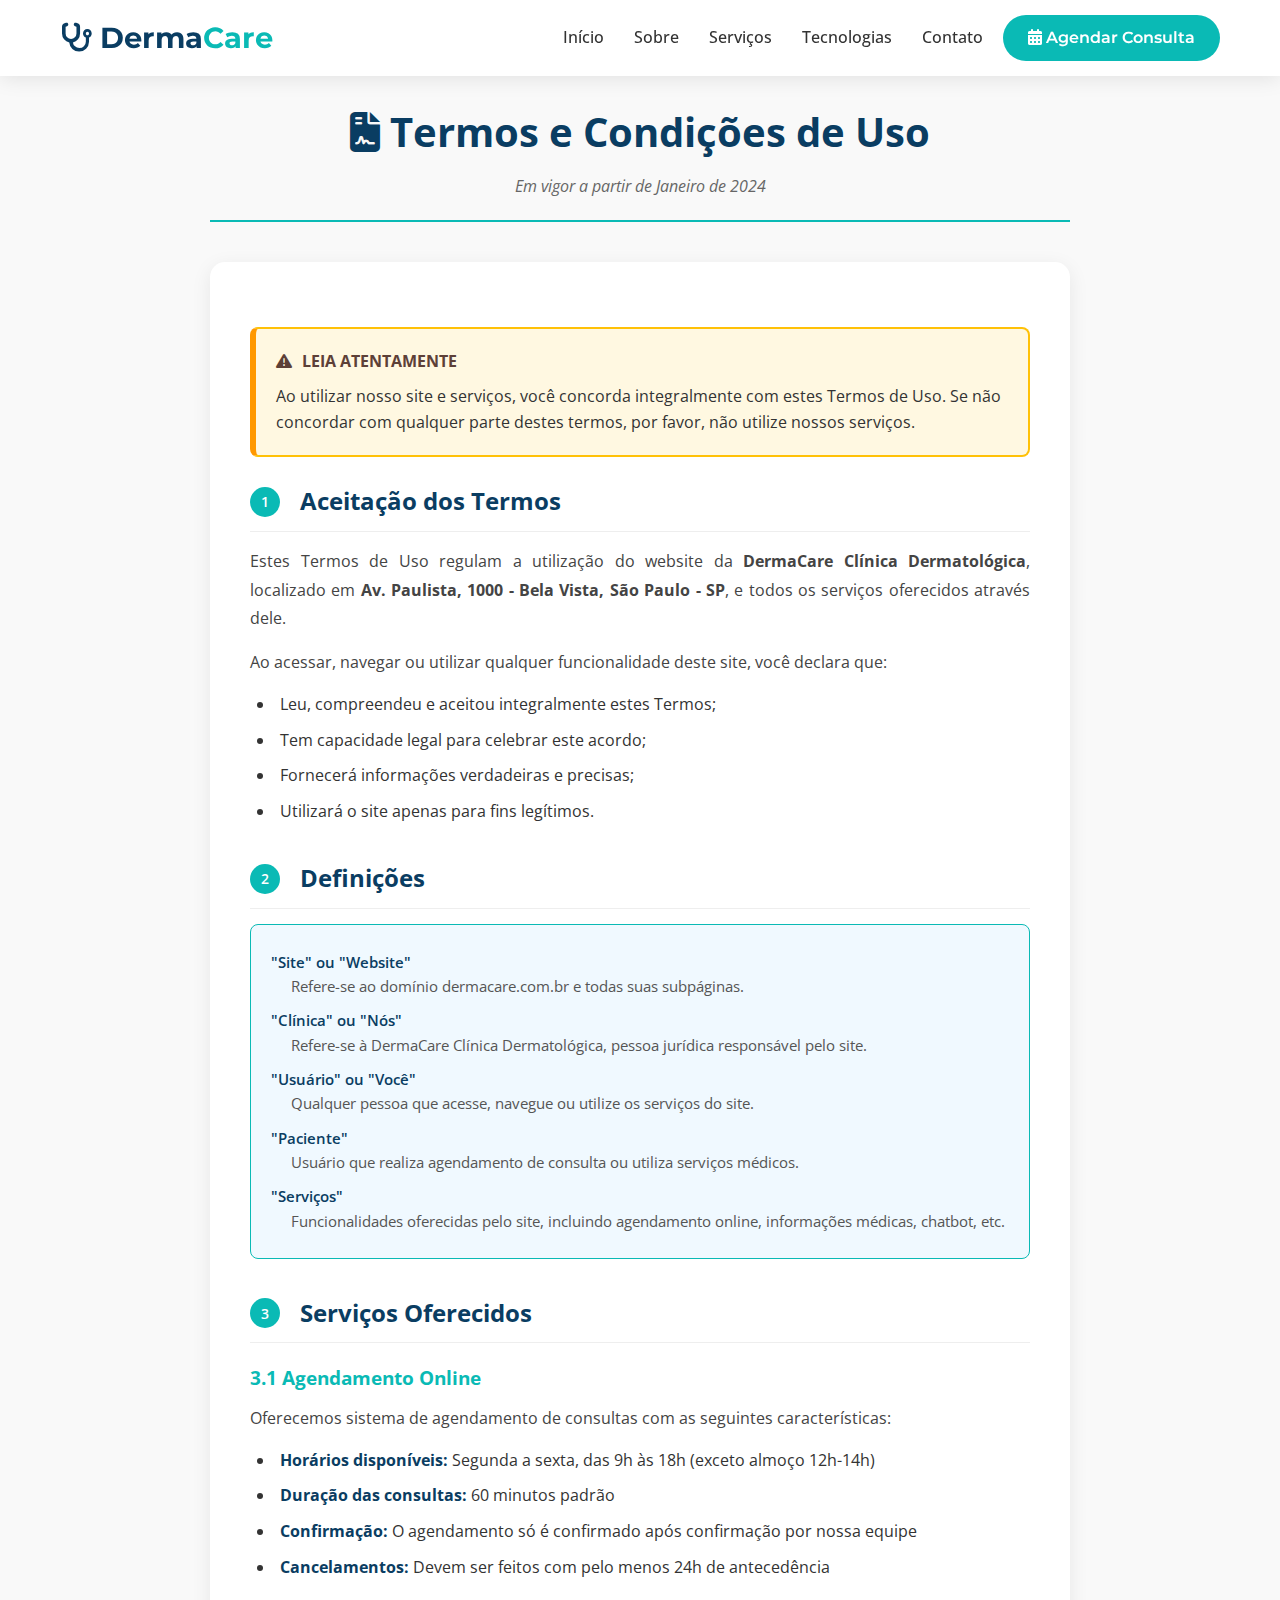
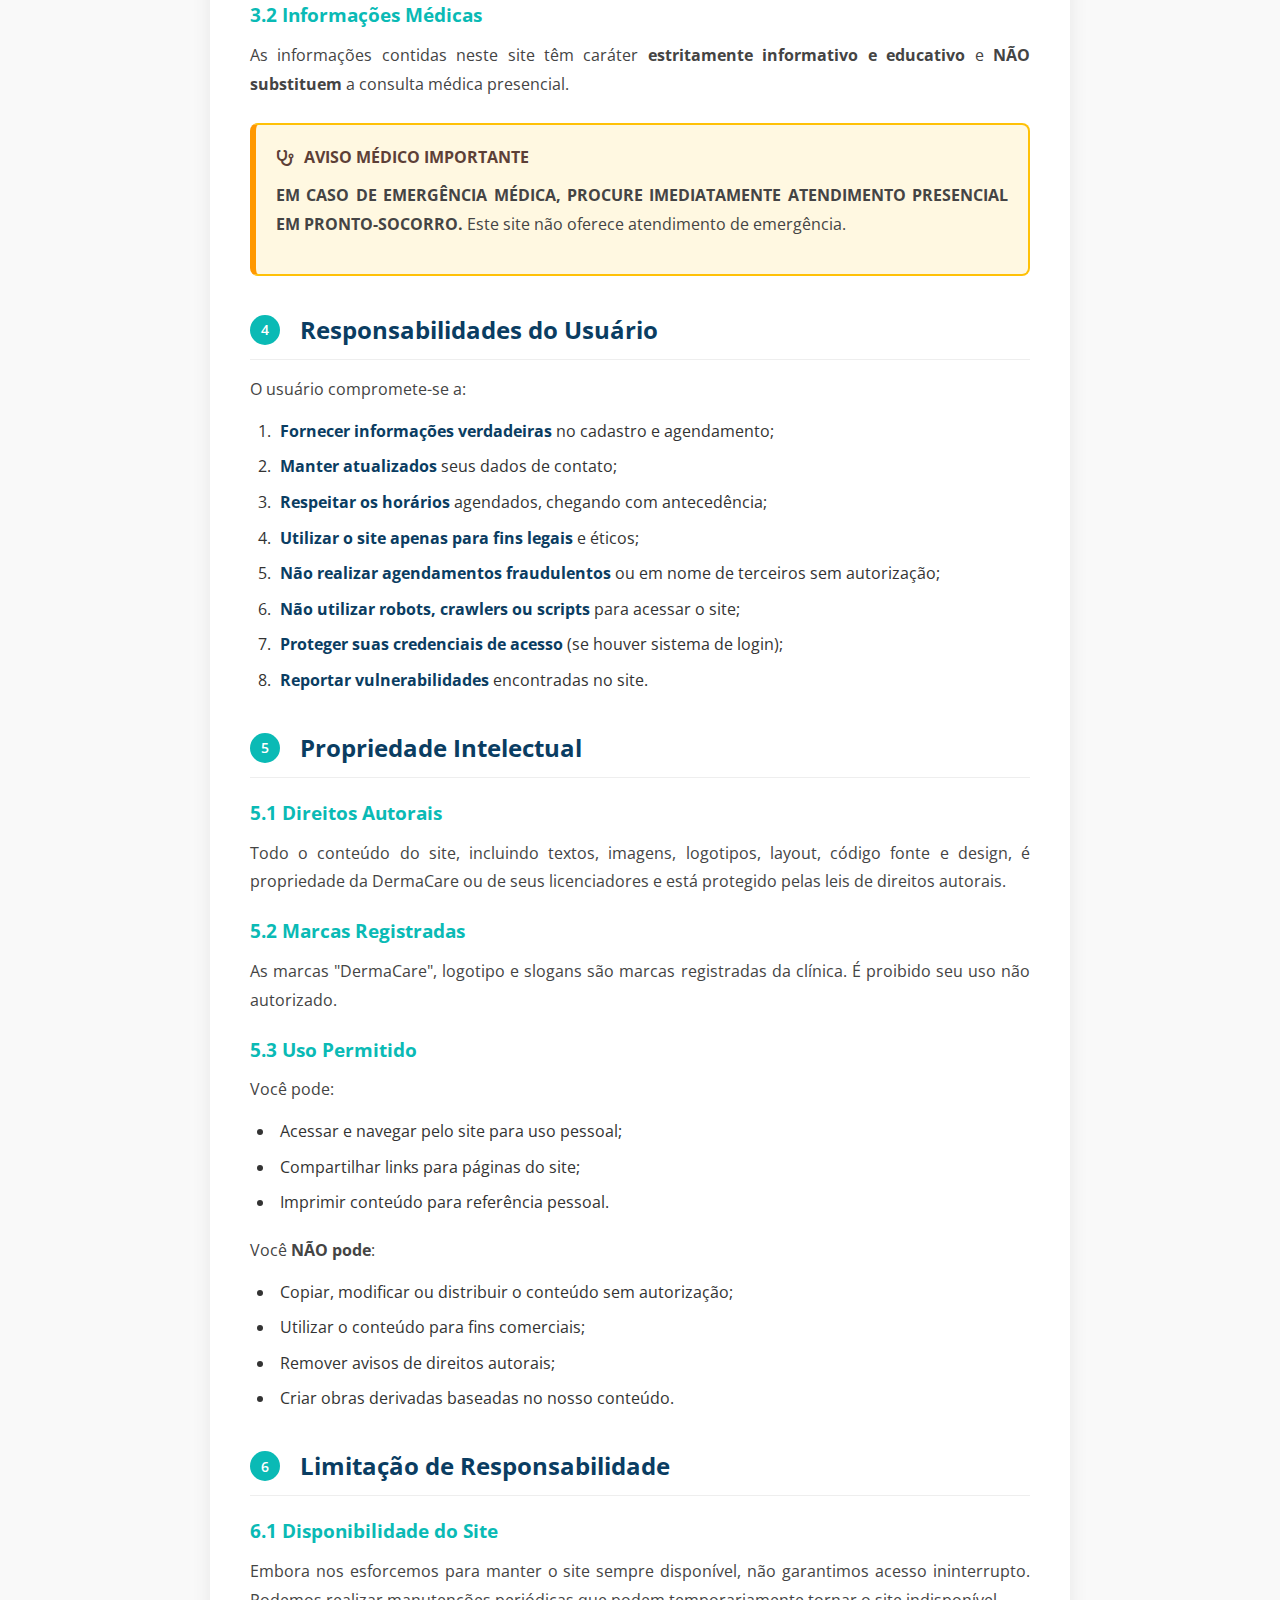
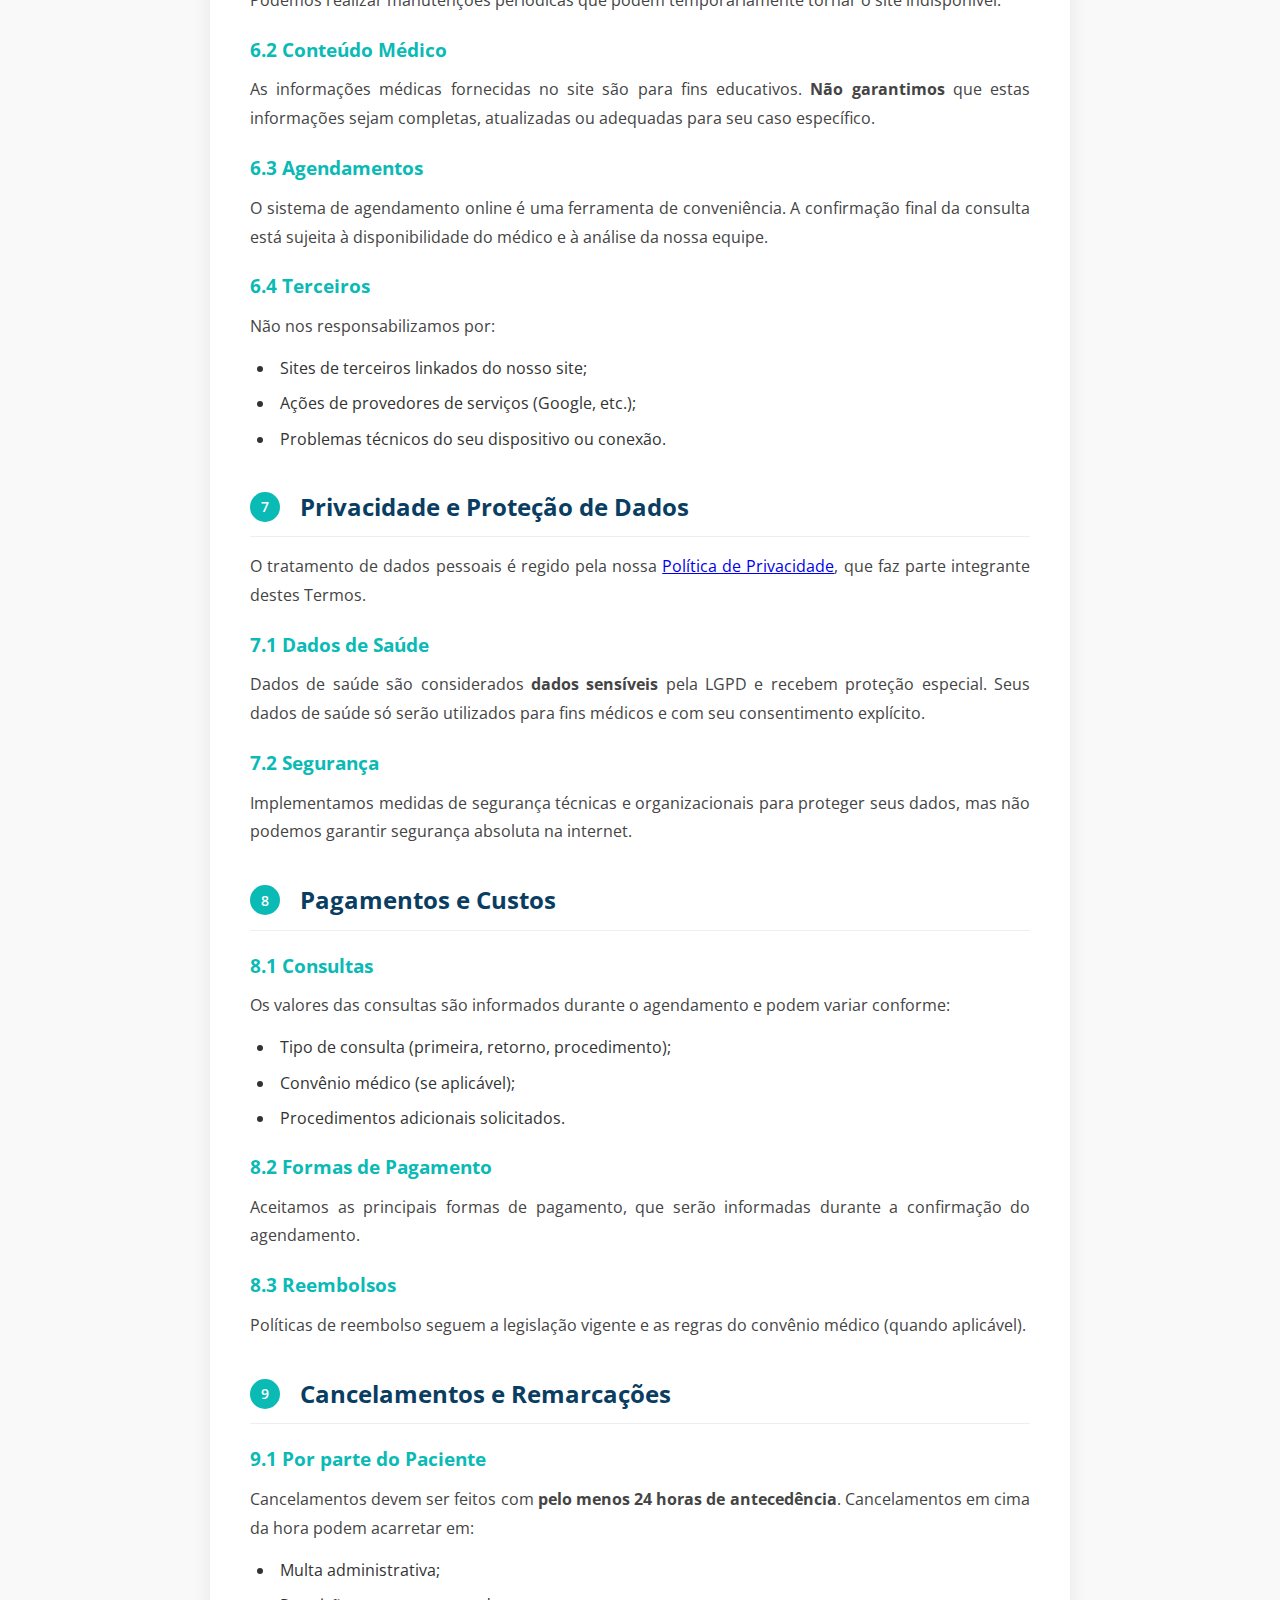
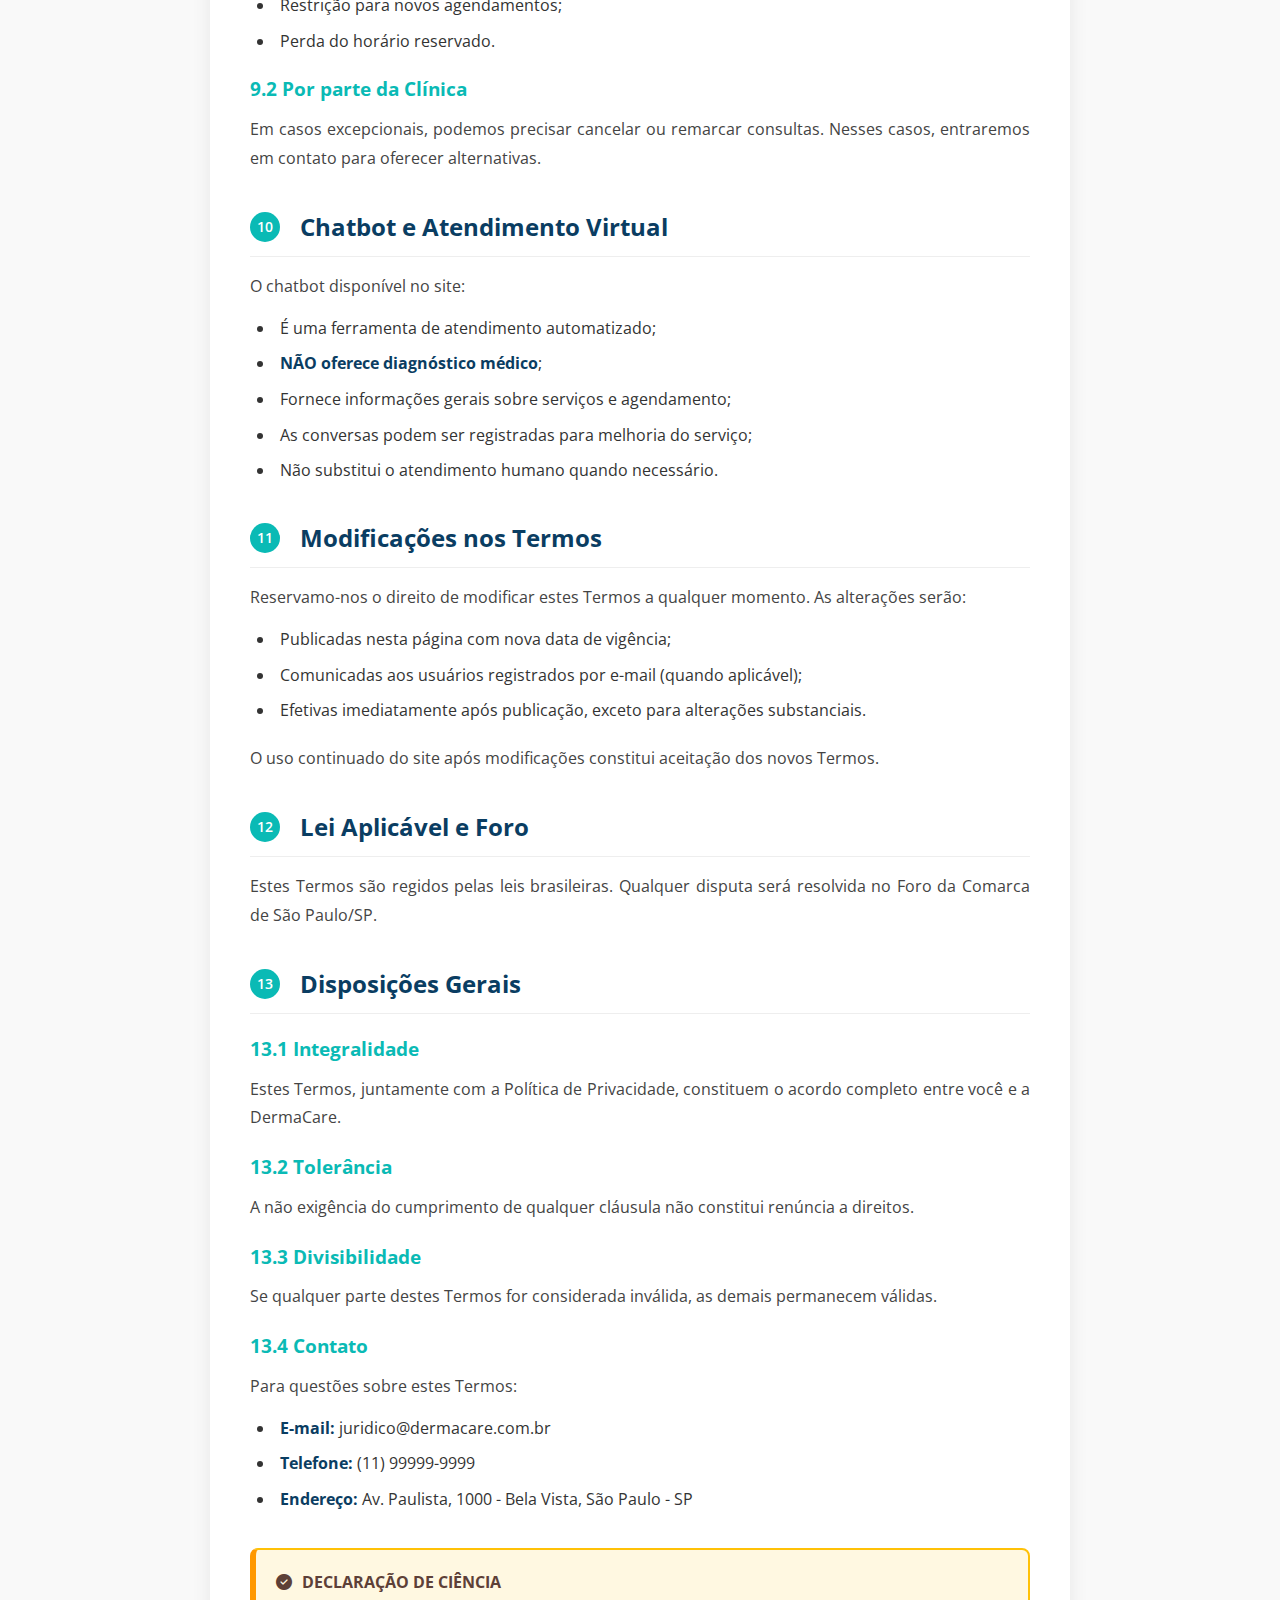
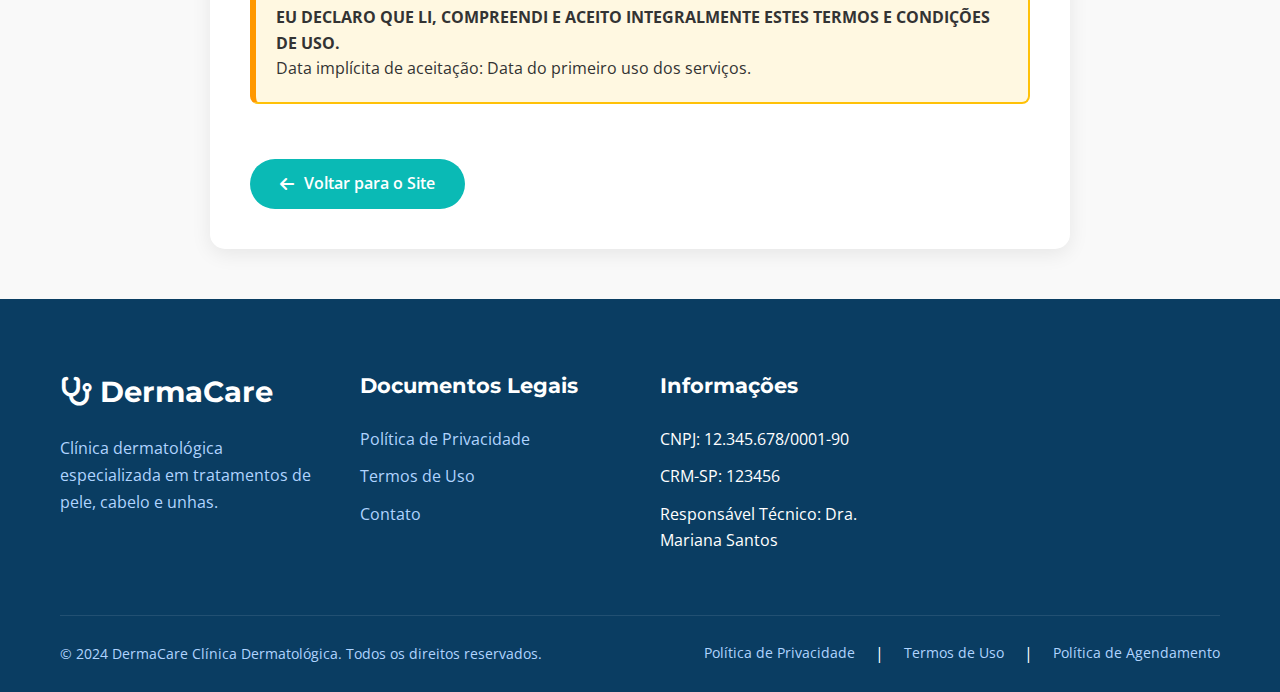
<file: termos-uso.html>
<!DOCTYPE html>
<html lang="pt-BR">

<head>
    <meta charset="UTF-8">
    <meta name="viewport" content="width=device-width, initial-scale=1.0">
    <title>Termos de Uso - DermaCare</title>
    <link rel="stylesheet" href="style.css">
    <link rel="stylesheet" href="https://cdnjs.cloudflare.com/ajax/libs/font-awesome/6.4.2/css/all.min.css">
    <link
        href="https://fonts.googleapis.com/css2?family=Montserrat:wght@300;400;500;600;700&family=Open+Sans:wght@300;400;600&display=swap"
        rel="stylesheet">
    <link rel="icon" type="image/x-icon"
        href="data:image/svg+xml,<svg xmlns=%22http://www.w3.org/2000/svg%22 viewBox=%220 0 100 100%22><text y=%22.9em%22 font-size=%2290%22>🏥</text></svg>">

    <style>
        /* Estilos específicos para termos */
        .termos-container {
            max-width: 900px;
            margin: 100px auto 50px;
            padding: 0 20px;
        }

        .termos-header {
            text-align: center;
            margin-bottom: 40px;
            padding-bottom: 20px;
            border-bottom: 2px solid #0ABAB5;
        }

        .termos-header h1 {
            color: #0a3d62;
            font-size: 2.5rem;
            margin-bottom: 10px;
        }

        .termos-header .data-efeito {
            color: #666;
            font-style: italic;
        }

        .termos-content {
            background: white;
            padding: 40px;
            border-radius: 15px;
            box-shadow: 0 5px 20px rgba(0, 0, 0, 0.08);
        }

        .termos-section {
            margin-bottom: 35px;
        }

        .termos-section h2 {
            color: #0a3d62;
            font-size: 1.5rem;
            margin-bottom: 15px;
            padding-bottom: 10px;
            border-bottom: 1px solid #eee;
            display: flex;
            align-items: center;
            gap: 10px;
        }

        .termos-section h3 {
            color: #0ABAB5;
            font-size: 1.2rem;
            margin: 20px 0 10px;
        }

        .termos-section p {
            line-height: 1.8;
            color: #444;
            margin-bottom: 15px;
            text-align: justify;
        }

        .termos-section ul,
        .termos-section ol {
            margin-left: 25px;
            margin-bottom: 20px;
        }

        .termos-section li {
            margin-bottom: 10px;
            line-height: 1.6;
            padding-left: 5px;
        }

        .termos-section li strong {
            color: #0a3d62;
        }

        .aviso-importante {
            background: #fff8e1;
            border: 2px solid #FFC107;
            border-left: 6px solid #FF9800;
            padding: 20px;
            margin: 25px 0;
            border-radius: 8px;
        }

        .aviso-importante h4 {
            color: #5d4037;
            display: flex;
            align-items: center;
            gap: 10px;
            margin-bottom: 10px;
        }

        .definicao-box {
            background: #f0f9ff;
            border: 1px solid #0ABAB5;
            padding: 15px 20px;
            margin: 15px 0;
            border-radius: 8px;
            font-size: 0.95rem;
        }

        .definicao-box dt {
            font-weight: 600;
            color: #0a3d62;
            margin-top: 10px;
        }

        .definicao-box dd {
            margin-left: 20px;
            margin-bottom: 10px;
            color: #555;
        }

        .voltar-btn {
            display: inline-flex;
            align-items: center;
            gap: 10px;
            margin-top: 30px;
            padding: 12px 30px;
            background: #0ABAB5;
            color: white;
            text-decoration: none;
            border-radius: 50px;
            font-weight: 600;
            transition: all 0.3s;
        }

        .voltar-btn:hover {
            background: #0a8c88;
            transform: translateY(-3px);
            box-shadow: 0 5px 15px rgba(10, 186, 181, 0.3);
        }

        .numero-artigo {
            display: inline-flex;
            align-items: center;
            justify-content: center;
            width: 30px;
            height: 30px;
            background: #0ABAB5;
            color: white;
            border-radius: 50%;
            font-size: 0.9rem;
            font-weight: 600;
            margin-right: 10px;
        }

        /* Responsividade */
        @media (max-width: 768px) {
            .termos-container {
                margin-top: 80px;
            }

            .termos-content {
                padding: 25px;
            }

            .termos-header h1 {
                font-size: 2rem;
            }

            .termos-section h2 {
                font-size: 1.3rem;
            }
        }
    </style>
</head>

<body>
    <!-- Header -->
    <header class="header">
        <div class="container">
            <div class="logo">
                <h1><i class="fas fa-stethoscope"></i> Derma<span>Care</span></h1>
            </div>

            <nav class="nav">
                <button class="menu-toggle" aria-label="Abrir menu">
                    <i class="fas fa-bars"></i>
                </button>
                <ul class="nav-list">
                    <li><a href="index.html">Início</a></li>
                    <li><a href="index.html#sobre">Sobre</a></li>
                    <li><a href="index.html#servicos">Serviços</a></li>
                    <li><a href="index.html#tecnologias">Tecnologias</a></li>
                    <li><a href="index.html#contato">Contato</a></li>
                </ul>
                <a href="index.html#agendamento" class="btn-agendar">
                    <i class="fas fa-calendar-alt"></i> Agendar Consulta
                </a>
            </nav>
        </div>
    </header>

    <!-- Conteúdo dos Termos de Uso -->
    <main class="termos-container">
        <div class="termos-header">
            <h1><i class="fas fa-file-contract"></i> Termos e Condições de Uso</h1>
            <p class="data-efeito">Em vigor a partir de Janeiro de 2024</p>
        </div>

        <div class="termos-content">
            <div class="aviso-importante">
                <h4><i class="fas fa-exclamation-triangle"></i> LEIA ATENTAMENTE</h4>
                <p>Ao utilizar nosso site e serviços, você concorda integralmente com estes Termos de Uso. Se não
                    concordar com qualquer parte destes termos, por favor, não utilize nossos serviços.</p>
            </div>

            <div class="termos-section">
                <h2><span class="numero-artigo">1</span> Aceitação dos Termos</h2>
                <p>Estes Termos de Uso regulam a utilização do website da <strong>DermaCare Clínica
                        Dermatológica</strong>, localizado em <strong>Av. Paulista, 1000 - Bela Vista, São Paulo -
                        SP</strong>, e todos os serviços oferecidos através dele.</p>

                <p>Ao acessar, navegar ou utilizar qualquer funcionalidade deste site, você declara que:</p>
                <ul>
                    <li>Leu, compreendeu e aceitou integralmente estes Termos;</li>
                    <li>Tem capacidade legal para celebrar este acordo;</li>
                    <li>Fornecerá informações verdadeiras e precisas;</li>
                    <li>Utilizará o site apenas para fins legítimos.</li>
                </ul>
            </div>

            <div class="termos-section">
                <h2><span class="numero-artigo">2</span> Definições</h2>
                <div class="definicao-box">
                    <dl>
                        <dt>"Site" ou "Website"</dt>
                        <dd>Refere-se ao domínio dermacare.com.br e todas suas subpáginas.</dd>

                        <dt>"Clínica" ou "Nós"</dt>
                        <dd>Refere-se à DermaCare Clínica Dermatológica, pessoa jurídica responsável pelo site.</dd>

                        <dt>"Usuário" ou "Você"</dt>
                        <dd>Qualquer pessoa que acesse, navegue ou utilize os serviços do site.</dd>

                        <dt>"Paciente"</dt>
                        <dd>Usuário que realiza agendamento de consulta ou utiliza serviços médicos.</dd>

                        <dt>"Serviços"</dt>
                        <dd>Funcionalidades oferecidas pelo site, incluindo agendamento online, informações médicas,
                            chatbot, etc.</dd>
                    </dl>
                </div>
            </div>

            <div class="termos-section">
                <h2><span class="numero-artigo">3</span> Serviços Oferecidos</h2>

                <h3>3.1 Agendamento Online</h3>
                <p>Oferecemos sistema de agendamento de consultas com as seguintes características:</p>
                <ul>
                    <li><strong>Horários disponíveis:</strong> Segunda a sexta, das 9h às 18h (exceto almoço 12h-14h)
                    </li>
                    <li><strong>Duração das consultas:</strong> 60 minutos padrão</li>
                    <li><strong>Confirmação:</strong> O agendamento só é confirmado após confirmação por nossa equipe
                    </li>
                    <li><strong>Cancelamentos:</strong> Devem ser feitos com pelo menos 24h de antecedência</li>
                </ul>

                <h3>3.2 Informações Médicas</h3>
                <p>As informações contidas neste site têm caráter <strong>estritamente informativo e educativo</strong>
                    e <strong>NÃO substituem</strong> a consulta médica presencial.</p>

                <div class="aviso-importante">
                    <h4><i class="fas fa-stethoscope"></i> AVISO MÉDICO IMPORTANTE</h4>
                    <p><strong>EM CASO DE EMERGÊNCIA MÉDICA, PROCURE IMEDIATAMENTE ATENDIMENTO PRESENCIAL EM
                            PRONTO-SOCORRO.</strong> Este site não oferece atendimento de emergência.</p>
                </div>
            </div>

            <div class="termos-section">
                <h2><span class="numero-artigo">4</span> Responsabilidades do Usuário</h2>

                <p>O usuário compromete-se a:</p>
                <ol>
                    <li><strong>Fornecer informações verdadeiras</strong> no cadastro e agendamento;</li>
                    <li><strong>Manter atualizados</strong> seus dados de contato;</li>
                    <li><strong>Respeitar os horários</strong> agendados, chegando com antecedência;</li>
                    <li><strong>Utilizar o site apenas para fins legais</strong> e éticos;</li>
                    <li><strong>Não realizar agendamentos fraudulentos</strong> ou em nome de terceiros sem autorização;
                    </li>
                    <li><strong>Não utilizar robots, crawlers ou scripts</strong> para acessar o site;</li>
                    <li><strong>Proteger suas credenciais de acesso</strong> (se houver sistema de login);</li>
                    <li><strong>Reportar vulnerabilidades</strong> encontradas no site.</li>
                </ol>
            </div>

            <div class="termos-section">
                <h2><span class="numero-artigo">5</span> Propriedade Intelectual</h2>

                <h3>5.1 Direitos Autorais</h3>
                <p>Todo o conteúdo do site, incluindo textos, imagens, logotipos, layout, código fonte e design, é
                    propriedade da DermaCare ou de seus licenciadores e está protegido pelas leis de direitos autorais.
                </p>

                <h3>5.2 Marcas Registradas</h3>
                <p>As marcas "DermaCare", logotipo e slogans são marcas registradas da clínica. É proibido seu uso não
                    autorizado.</p>

                <h3>5.3 Uso Permitido</h3>
                <p>Você pode:</p>
                <ul>
                    <li>Acessar e navegar pelo site para uso pessoal;</li>
                    <li>Compartilhar links para páginas do site;</li>
                    <li>Imprimir conteúdo para referência pessoal.</li>
                </ul>

                <p>Você <strong>NÃO pode</strong>:</p>
                <ul>
                    <li>Copiar, modificar ou distribuir o conteúdo sem autorização;</li>
                    <li>Utilizar o conteúdo para fins comerciais;</li>
                    <li>Remover avisos de direitos autorais;</li>
                    <li>Criar obras derivadas baseadas no nosso conteúdo.</li>
                </ul>
            </div>

            <div class="termos-section">
                <h2><span class="numero-artigo">6</span> Limitação de Responsabilidade</h2>

                <h3>6.1 Disponibilidade do Site</h3>
                <p>Embora nos esforcemos para manter o site sempre disponível, não garantimos acesso ininterrupto.
                    Podemos realizar manutenções periódicas que podem temporariamente tornar o site indisponível.</p>

                <h3>6.2 Conteúdo Médico</h3>
                <p>As informações médicas fornecidas no site são para fins educativos. <strong>Não garantimos</strong>
                    que estas informações sejam completas, atualizadas ou adequadas para seu caso específico.</p>

                <h3>6.3 Agendamentos</h3>
                <p>O sistema de agendamento online é uma ferramenta de conveniência. A confirmação final da consulta
                    está sujeita à disponibilidade do médico e à análise da nossa equipe.</p>

                <h3>6.4 Terceiros</h3>
                <p>Não nos responsabilizamos por:</p>
                <ul>
                    <li>Sites de terceiros linkados do nosso site;</li>
                    <li>Ações de provedores de serviços (Google, etc.);</li>
                    <li>Problemas técnicos do seu dispositivo ou conexão.</li>
                </ul>
            </div>

            <div class="termos-section">
                <h2><span class="numero-artigo">7</span> Privacidade e Proteção de Dados</h2>

                <p>O tratamento de dados pessoais é regido pela nossa <a href="politica-privacidade.html"
                        target="_blank">Política de Privacidade</a>, que faz parte integrante destes Termos.</p>

                <h3>7.1 Dados de Saúde</h3>
                <p>Dados de saúde são considerados <strong>dados sensíveis</strong> pela LGPD e recebem proteção
                    especial. Seus dados de saúde só serão utilizados para fins médicos e com seu consentimento
                    explícito.</p>

                <h3>7.2 Segurança</h3>
                <p>Implementamos medidas de segurança técnicas e organizacionais para proteger seus dados, mas não
                    podemos garantir segurança absoluta na internet.</p>
            </div>

            <div class="termos-section">
                <h2><span class="numero-artigo">8</span> Pagamentos e Custos</h2>

                <h3>8.1 Consultas</h3>
                <p>Os valores das consultas são informados durante o agendamento e podem variar conforme:</p>
                <ul>
                    <li>Tipo de consulta (primeira, retorno, procedimento);</li>
                    <li>Convênio médico (se aplicável);</li>
                    <li>Procedimentos adicionais solicitados.</li>
                </ul>

                <h3>8.2 Formas de Pagamento</h3>
                <p>Aceitamos as principais formas de pagamento, que serão informadas durante a confirmação do
                    agendamento.</p>

                <h3>8.3 Reembolsos</h3>
                <p>Políticas de reembolso seguem a legislação vigente e as regras do convênio médico (quando aplicável).
                </p>
            </div>

            <div class="termos-section">
                <h2><span class="numero-artigo">9</span> Cancelamentos e Remarcações</h2>

                <h3>9.1 Por parte do Paciente</h3>
                <p>Cancelamentos devem ser feitos com <strong>pelo menos 24 horas de antecedência</strong>.
                    Cancelamentos em cima da hora podem acarretar em:</p>
                <ul>
                    <li>Multa administrativa;</li>
                    <li>Restrição para novos agendamentos;</li>
                    <li>Perda do horário reservado.</li>
                </ul>

                <h3>9.2 Por parte da Clínica</h3>
                <p>Em casos excepcionais, podemos precisar cancelar ou remarcar consultas. Nesses casos, entraremos em
                    contato para oferecer alternativas.</p>
            </div>

            <div class="termos-section">
                <h2><span class="numero-artigo">10</span> Chatbot e Atendimento Virtual</h2>

                <p>O chatbot disponível no site:</p>
                <ul>
                    <li>É uma ferramenta de atendimento automatizado;</li>
                    <li><strong>NÃO oferece diagnóstico médico</strong>;</li>
                    <li>Fornece informações gerais sobre serviços e agendamento;</li>
                    <li>As conversas podem ser registradas para melhoria do serviço;</li>
                    <li>Não substitui o atendimento humano quando necessário.</li>
                </ul>
            </div>

            <div class="termos-section">
                <h2><span class="numero-artigo">11</span> Modificações nos Termos</h2>

                <p>Reservamo-nos o direito de modificar estes Termos a qualquer momento. As alterações serão:</p>
                <ul>
                    <li>Publicadas nesta página com nova data de vigência;</li>
                    <li>Comunicadas aos usuários registrados por e-mail (quando aplicável);</li>
                    <li>Efetivas imediatamente após publicação, exceto para alterações substanciais.</li>
                </ul>

                <p>O uso continuado do site após modificações constitui aceitação dos novos Termos.</p>
            </div>

            <div class="termos-section">
                <h2><span class="numero-artigo">12</span> Lei Aplicável e Foro</h2>

                <p>Estes Termos são regidos pelas leis brasileiras. Qualquer disputa será resolvida no Foro da Comarca
                    de São Paulo/SP.</p>
            </div>

            <div class="termos-section">
                <h2><span class="numero-artigo">13</span> Disposições Gerais</h2>

                <h3>13.1 Integralidade</h3>
                <p>Estes Termos, juntamente com a Política de Privacidade, constituem o acordo completo entre você e a
                    DermaCare.</p>

                <h3>13.2 Tolerância</h3>
                <p>A não exigência do cumprimento de qualquer cláusula não constitui renúncia a direitos.</p>

                <h3>13.3 Divisibilidade</h3>
                <p>Se qualquer parte destes Termos for considerada inválida, as demais permanecem válidas.</p>

                <h3>13.4 Contato</h3>
                <p>Para questões sobre estes Termos:</p>
                <ul>
                    <li><strong>E-mail:</strong> juridico@dermacare.com.br</li>
                    <li><strong>Telefone:</strong> (11) 99999-9999</li>
                    <li><strong>Endereço:</strong> Av. Paulista, 1000 - Bela Vista, São Paulo - SP</li>
                </ul>
            </div>

            <div class="aviso-importante">
                <h4><i class="fas fa-check-circle"></i> DECLARAÇÃO DE CIÊNCIA</h4>
                <p><strong>EU DECLARO QUE LI, COMPREENDI E ACEITO INTEGRALMENTE ESTES TERMOS E CONDIÇÕES DE
                        USO.</strong></p>
                <p>Data implícita de aceitação: Data do primeiro uso dos serviços.</p>
            </div>

            <a href="index.html" class="voltar-btn">
                <i class="fas fa-arrow-left"></i> Voltar para o Site
            </a>
        </div>
    </main>

    <!-- Footer -->
    <footer class="footer">
        <div class="container">
            <div class="footer-content">
                <div class="footer-col">
                    <div class="footer-logo">
                        <h2><i class="fas fa-stethoscope"></i> Derma<span>Care</span></h2>
                    </div>
                    <p class="footer-desc">Clínica dermatológica especializada em tratamentos de pele, cabelo e unhas.
                    </p>
                </div>

                <div class="footer-col">
                    <h3>Documentos Legais</h3>
                    <ul class="footer-links">
                        <li><a href="politica-privacidade.html">Política de Privacidade</a></li>
                        <li><a href="termos-uso.html">Termos de Uso</a></li>
                        <li><a href="index.html#contato">Contato</a></li>
                    </ul>
                </div>

                <div class="footer-col">
                    <h3>Informações</h3>
                    <ul class="footer-links">
                        <li>CNPJ: 12.345.678/0001-90</li>
                        <li>CRM-SP: 123456</li>
                        <li>Responsável Técnico: Dra. Mariana Santos</li>
                    </ul>
                </div>
            </div>

            <div class="footer-bottom">
                <div class="footer-bottom-content">
                    <p>&copy; 2024 DermaCare Clínica Dermatológica. Todos os direitos reservados.</p>
                    <div class="footer-legal">
                        <a href="politica-privacidade.html" target="_blank">Política de Privacidade</a>
                        <span>|</span>
                        <a href="termos-uso.html" target="_blank">Termos de Uso</a>
                        <span>|</span>
                        <a href="politica-agendamento.html" target="_blank">Política de Agendamento</a>
                    </div>
                </div>
            </div>
        </div>
    </footer>

    <!-- JavaScript para menu mobile -->
    <script>
        document.addEventListener('DOMContentLoaded', function () {
            const menuToggle = document.querySelector('.menu-toggle');
            const navList = document.querySelector('.nav-list');

            if (menuToggle && navList) {
                menuToggle.addEventListener('click', function () {
                    navList.classList.toggle('active');
                    menuToggle.innerHTML = navList.classList.contains('active')
                        ? '<i class="fas fa-times"></i>'
                        : '<i class="fas fa-bars"></i>';
                    menuToggle.setAttribute('aria-expanded', navList.classList.contains('active'));
                });

                // Fechar menu ao clicar em um link
                document.querySelectorAll('.nav-list a').forEach(function (link) {
                    link.addEventListener('click', function () {
                        navList.classList.remove('active');
                        menuToggle.innerHTML = '<i class="fas fa-bars"></i>';
                        menuToggle.setAttribute('aria-expanded', 'false');
                    });
                });

                // Fechar menu ao clicar fora
                document.addEventListener('click', function (e) {
                    if (!navList.contains(e.target) && !menuToggle.contains(e.target) && navList.classList.contains('active')) {
                        navList.classList.remove('active');
                        menuToggle.innerHTML = '<i class="fas fa-bars"></i>';
                        menuToggle.setAttribute('aria-expanded', 'false');
                    }
                });
            }
        });
    </script>
</body>

</html>
</file>
<file: style.css>
/* ===== RESET & BASE ===== */
* {
    margin: 0;
    padding: 0;
    box-sizing: border-box;
}

html {
    scroll-behavior: smooth;
}

body {
    font-family: 'Open Sans', sans-serif;
    line-height: 1.6;
    color: #333;
    background-color: #f9f9f9;
    overflow-x: hidden;
}

.container {
    width: 100%;
    max-width: 1200px;
    margin: 0 auto;
    padding: 0 20px;
}

section {
    padding: 80px 0;
}

.section-title {
    font-family: 'Montserrat', sans-serif;
    font-size: 2.5rem;
    font-weight: 700;
    text-align: center;
    margin-bottom: 20px;
    color: #0a3d62;
}

.section-subtitle {
    text-align: center;
    font-size: 1.1rem;
    color: #666;
    margin-bottom: 50px;
    max-width: 700px;
    margin-left: auto;
    margin-right: auto;
}

.highlight {
    color: #0ABAB5;
}

/* ===== BOTÕES ===== */
.btn-primary,
.btn-secondary,
.btn-agendar {
    display: inline-block;
    padding: 14px 30px;
    border-radius: 50px;
    font-weight: 600;
    text-decoration: none;
    cursor: pointer;
    transition: all 0.3s ease;
    font-family: 'Montserrat', sans-serif;
    border: none;
    font-size: 1rem;
}

.btn-primary {
    background: linear-gradient(135deg, #0ABAB5, #0a8c88);
    color: white;
    box-shadow: 0 4px 15px rgba(10, 186, 181, 0.3);
}

.btn-primary:hover {
    background: linear-gradient(135deg, #0a8c88, #0ABAB5);
    transform: translateY(-3px);
    box-shadow: 0 6px 20px rgba(10, 186, 181, 0.4);
}

.btn-secondary {
    background-color: transparent;
    color: #0ABAB5;
    border: 2px solid #0ABAB5;
}

.btn-secondary:hover {
    background-color: rgba(10, 186, 181, 0.1);
    transform: translateY(-3px);
}

.btn-agendar {
    background-color: #0ABAB5;
    color: white;
    padding: 10px 25px;
    margin-left: 20px;
}

.btn-agendar:hover {
    background-color: #0a8c88;
}

/* ===== HEADER ===== */
.header {
    position: fixed;
    top: 0;
    left: 0;
    width: 100%;
    background-color: white;
    box-shadow: 0 2px 20px rgba(0, 0, 0, 0.1);
    z-index: 1000;
    padding: 15px 0;
}

.header .container {
    display: flex;
    justify-content: space-between;
    align-items: center;
}

.logo h1 {
    font-family: 'Montserrat', sans-serif;
    font-weight: 700;
    font-size: 1.8rem;
    color: #0a3d62;
}

.logo span {
    color: #0ABAB5;
}

.nav {
    display: flex;
    align-items: center;
}

.nav-list {
    display: flex;
    list-style: none;
}

.nav-list li {
    margin-left: 30px;
}

.nav-list a {
    text-decoration: none;
    color: #333;
    font-weight: 500;
    font-size: 1rem;
    transition: color 0.3s;
    position: relative;
}

.nav-list a:hover {
    color: #0ABAB5;
}

.nav-list a::after {
    content: '';
    position: absolute;
    width: 0;
    height: 2px;
    background-color: #0ABAB5;
    bottom: -5px;
    left: 0;
    transition: width 0.3s;
}

.nav-list a:hover::after {
    width: 100%;
}

.menu-toggle {
    display: none;
    background: none;
    border: none;
    font-size: 1.5rem;
    color: #0a3d62;
    cursor: pointer;
}

/* ===== HERO ===== */
.hero {
    background: linear-gradient(rgba(0, 0, 0, 0.5), rgba(0, 0, 0, 0.5)), url('https://images.unsplash.com/photo-1576091160399-112ba8d25d1f?ixlib=rb-4.0.3&auto=format&fit=crop&w=1920&q=80') !important;
    background-size: cover !important;
    background-position: center !important;
    background-attachment: fixed !important;
}

.hero-overlay {
    position: absolute;
    top: 0;
    left: 0;
    width: 100%;
    height: 100%;
    background: linear-gradient(to right, rgba(10, 58, 98, 0.7), rgba(10, 186, 181, 0.3));
}

.hero-content {
    position: relative;
    z-index: 1;
    color: white;
    max-width: 700px;
}

.hero h2 {
    font-family: 'Montserrat', sans-serif;
    font-size: 2rem;
    font-weight: 600;
    margin-bottom: 10px;
}

.hero .specialty {
    font-size: 1.1rem;
    margin-bottom: 20px;
    opacity: 0.9;
}

.hero h1 {
    font-family: 'Montserrat', sans-serif;
    font-size: 3.5rem;
    font-weight: 700;
    line-height: 1.2;
    margin-bottom: 20px;
}

.hero .slogan {
    font-size: 1.2rem;
    margin-bottom: 40px;
    opacity: 0.9;
}

.hero-buttons {
    display: flex;
    gap: 20px;
}

/* ===== SOBRE ===== */
.sobre-content {
    display: grid;
    grid-template-columns: 1fr 2fr;
    gap: 50px;
    margin-bottom: 50px;
}

.sobre-img .img-container {
    border-radius: 10px;
    overflow: hidden;
    box-shadow: 0 10px 30px rgba(0, 0, 0, 0.1);
}

.placeholder-img {
    width: 100%;
    height: 400px;
    background: linear-gradient(135deg, #0ABAB5, #0a8c88);
    display: flex;
    justify-content: center;
    align-items: center;
    color: white;
    font-size: 5rem;
}

.sobre-texto h3 {
    font-family: 'Montserrat', sans-serif;
    font-size: 1.8rem;
    margin-bottom: 20px;
    color: #0a3d62;
}

.crm {
    font-size: 1rem;
    color: #0ABAB5;
    font-weight: 500;
}

.formacao,
.especializacoes,
.abordagem {
    margin-bottom: 30px;
}

.formacao h4,
.especializacoes h4,
.abordagem h4 {
    font-family: 'Montserrat', sans-serif;
    font-size: 1.2rem;
    margin-bottom: 15px;
    color: #0a3d62;
    display: flex;
    align-items: center;
    gap: 10px;
}

.formacao ul,
.especializacoes ul {
    list-style-position: inside;
    margin-left: 10px;
}

.formacao li,
.especializacoes li {
    margin-bottom: 8px;
    color: #555;
}

.abordagem p {
    color: #555;
    line-height: 1.8;
}

.experiencia h4 {
    font-family: 'Montserrat', sans-serif;
    font-size: 1.5rem;
    margin-bottom: 30px;
    color: #0a3d62;
    display: flex;
    align-items: center;
    gap: 10px;
}

.experiencia-grid {
    display: grid;
    grid-template-columns: repeat(3, 1fr);
    gap: 30px;
}

.experiencia-card {
    background-color: white;
    padding: 25px;
    border-radius: 10px;
    box-shadow: 0 5px 15px rgba(0, 0, 0, 0.05);
    border-top: 4px solid #0ABAB5;
    transition: transform 0.3s;
}

.experiencia-card:hover {
    transform: translateY(-10px);
}

.experiencia-card h5 {
    font-family: 'Montserrat', sans-serif;
    color: #0ABAB5;
    margin-bottom: 10px;
    font-size: 1.1rem;
}

/* ===== SERVIÇOS ===== */
.servicos {
    background-color: #f5f9fc;
}

.servicos-grid {
    display: grid;
    grid-template-columns: repeat(3, 1fr);
    gap: 30px;
    margin-bottom: 40px;
}

.servico-card {
    background-color: white;
    border-radius: 10px;
    padding: 30px;
    box-shadow: 0 5px 15px rgba(0, 0, 0, 0.05);
    transition: all 0.3s ease;
    border-top: 4px solid transparent;
}

.servico-card:hover {
    transform: translateY(-10px);
    box-shadow: 0 15px 30px rgba(0, 0, 0, 0.1);
    border-top-color: #0ABAB5;
}

.servico-icon {
    font-size: 2.5rem;
    color: #0ABAB5;
    margin-bottom: 20px;
}

.servico-card h3 {
    font-family: 'Montserrat', sans-serif;
    font-size: 1.5rem;
    margin-bottom: 15px;
    color: #0a3d62;
}

.servico-card ul {
    list-style: none;
    margin-bottom: 20px;
}

.servico-card li {
    margin-bottom: 8px;
    color: #555;
    padding-left: 20px;
    position: relative;
}

.servico-card li::before {
    content: '✓';
    position: absolute;
    left: 0;
    color: #0ABAB5;
    font-weight: bold;
}

.duracao {
    color: #0ABAB5;
    font-weight: 500;
    display: flex;
    align-items: center;
    gap: 8px;
}

.servicos-cta {
    text-align: center;
    padding-top: 30px;
    border-top: 1px solid #eee;
}

.servicos-cta a {
    color: #0ABAB5;
    font-weight: 600;
    text-decoration: none;
}

/* ===== TECNOLOGIAS ===== */
.tecnologias-grid {
    display: grid;
    grid-template-columns: repeat(4, 1fr);
    gap: 30px;
}

.tecnologia-card {
    background-color: white;
    border-radius: 10px;
    padding: 30px;
    text-align: center;
    box-shadow: 0 5px 15px rgba(0, 0, 0, 0.05);
    transition: transform 0.3s;
}

.tecnologia-card:hover {
    transform: translateY(-10px);
}

.tecnologia-img {
    font-size: 3rem;
    color: #0ABAB5;
    margin-bottom: 20px;
}

.tecnologia-card h3 {
    font-family: 'Montserrat', sans-serif;
    font-size: 1.3rem;
    margin-bottom: 15px;
    color: #0a3d62;
}

.tecnologia-card p {
    color: #666;
    line-height: 1.6;
}

/* ===== TESTE DE TIPO DE PELE SIMPLIFICADO ===== */
.teste-pele {
    background-color: #f5f9fc;
}

.teste-container {
    background-color: white;
    border-radius: 15px;
    padding: 40px;
    box-shadow: 0 10px 30px rgba(0, 0, 0, 0.08);
    max-width: 700px;
    margin: 0 auto;
}

.pergunta {
    text-align: center;
}

.pergunta h3 {
    font-family: 'Montserrat', sans-serif;
    font-size: 1.4rem;
    color: #0a3d62;
    margin-bottom: 30px;
    line-height: 1.5;
}

.opcao {
    display: block;
    width: 100%;
    padding: 18px 20px;
    margin-bottom: 15px;
    background-color: #f8fafc;
    border: 2px solid #e2e8f0;
    border-radius: 10px;
    font-size: 1rem;
    font-family: 'Open Sans', sans-serif;
    color: #0a3d62;
    cursor: pointer;
    transition: all 0.3s ease;
    text-align: left;
}

.opcao:hover {
    background-color: #e6f7f6;
    border-color: #0ABAB5;
    transform: translateY(-3px);
    box-shadow: 0 5px 15px rgba(10, 186, 181, 0.1);
}

.opcao.selecionada {
    background-color: #0ABAB5;
    color: white;
    border-color: #0ABAB5;
}

.resultado {
    display: none;
    text-align: center;
    padding: 40px 30px;
    background: linear-gradient(135deg, #f8fafc, #e6f7f6);
    border-radius: 10px;
    border: 2px solid #0ABAB5;
}

.resultado.mostrar {
    display: block;
    animation: fadeIn 0.5s ease;
}

@keyframes fadeIn {
    from {
        opacity: 0;
        transform: translateY(20px);
    }

    to {
        opacity: 1;
        transform: translateY(0);
    }
}

#tipo-pele {
    color: #0ABAB5;
    font-weight: 700;
    font-size: 1.8rem;
    text-transform: capitalize;
    display: block;
    margin: 15px 0;
}

.resultado h3 {
    font-family: 'Montserrat', sans-serif;
    font-size: 1.5rem;
    color: #0a3d62;
    margin-bottom: 10px;
}

.resultado p {
    color: #555;
    line-height: 1.6;
    margin-bottom: 25px;
    font-size: 1.1rem;
}

.aviso {
    background-color: #fff8e1;
    padding: 15px;
    border-radius: 8px;
    border-left: 4px solid #FFC107;
    color: #5d4037;
    font-size: 0.9rem;
    margin-top: 25px;
    text-align: left;
}

/* Botões do resultado */
.botoes-resultado {
    display: flex;
    gap: 15px;
    justify-content: center;
    margin-top: 30px;
}

.btn-agendar-teste {
    background: linear-gradient(135deg, #0ABAB5, #0a8c88);
    color: white;
    padding: 14px 30px;
    border-radius: 50px;
    border: none;
    font-family: 'Montserrat', sans-serif;
    font-weight: 600;
    font-size: 1rem;
    cursor: pointer;
    transition: all 0.3s;
    box-shadow: 0 4px 15px rgba(10, 186, 181, 0.3);
}

.btn-agendar-teste:hover {
    transform: translateY(-3px);
    box-shadow: 0 6px 20px rgba(10, 186, 181, 0.4);
}

.btn-reiniciar-teste {
    background-color: white;
    color: #0ABAB5;
    padding: 14px 30px;
    border-radius: 50px;
    border: 2px solid #0ABAB5;
    font-family: 'Montserrat', sans-serif;
    font-weight: 600;
    font-size: 1rem;
    cursor: pointer;
    transition: all 0.3s;
}

.btn-reiniciar-teste:hover {
    background-color: rgba(10, 186, 181, 0.1);
    transform: translateY(-3px);
}

/* Responsividade */
@media (max-width: 768px) {
    .teste-container {
        padding: 25px 20px;
    }

    .pergunta h3 {
        font-size: 1.2rem;
    }

    .opcao {
        padding: 15px;
        font-size: 0.95rem;
    }

    .botoes-resultado {
        flex-direction: column;
    }

    .btn-agendar-teste,
    .btn-reiniciar-teste {
        width: 100%;
    }
}

/* ===== GALERIA ===== */
.galeria {
    background-color: white;
}

.disclaimer {
    text-align: center;
    margin-bottom: 50px;
    color: #FF9800;
    font-size: 0.9rem;
    display: flex;
    justify-content: center;
    align-items: center;
    gap: 10px;
}

.galeria-grid {
    display: grid;
    grid-template-columns: repeat(2, 1fr);
    gap: 40px;
}

.galeria-item {
    background-color: #f5f9fc;
    border-radius: 10px;
    overflow: hidden;
    box-shadow: 0 5px 15px rgba(0, 0, 0, 0.05);
}

.galeria-img {
    height: 250px;
    display: flex;
    justify-content: center;
    align-items: center;
    color: white;
    font-weight: bold;
    font-size: 1.5rem;
}

.galeria-img:nth-child(1) .placeholder-img {
    background: linear-gradient(135deg, #0a3d62, #0ABAB5);
}

.galeria-img:nth-child(2) .placeholder-img {
    background: linear-gradient(135deg, #0ABAB5, #0a3d62);
}

.galeria-info {
    padding: 25px;
}

.galeria-info h4 {
    font-family: 'Montserrat', sans-serif;
    font-size: 1.3rem;
    margin-bottom: 10px;
    color: #0a3d62;
}

.galeria-info p {
    color: #666;
    line-height: 1.6;
}

/* ===== DEPOIMENTOS ===== */
.depoimentos {
    background-color: #f5f9fc;
}

.depoimentos-carrossel {
    display: flex;
    align-items: center;
    gap: 20px;
    margin-bottom: 30px;
    position: relative;
}

.depoimentos-container {
    flex: 1;
    overflow: hidden;
    position: relative;
    height: 300px;
}

.depoimento-card {
    background-color: white;
    border-radius: 10px;
    padding: 30px;
    box-shadow: 0 5px 15px rgba(0, 0, 0, 0.05);
    position: absolute;
    width: 100%;
    top: 0;
    left: 0;
    opacity: 0;
    transform: translateX(50px);
    transition: all 0.5s ease;
}

.depoimento-card.active {
    opacity: 1;
    transform: translateX(0);
}

.depoimento-header {
    display: flex;
    justify-content: space-between;
    align-items: center;
    margin-bottom: 20px;
}

.estrelas {
    color: #FFC107;
    font-size: 1.2rem;
}

.depoimento-data {
    color: #999;
    font-size: 0.9rem;
}

.depoimento-texto {
    font-size: 1.1rem;
    line-height: 1.8;
    color: #555;
    margin-bottom: 20px;
    font-style: italic;
}

.depoimento-autor p {
    font-weight: 600;
    color: #0a3d62;
}

.carrossel-btn {
    background-color: white;
    border: none;
    width: 50px;
    height: 50px;
    border-radius: 50%;
    display: flex;
    justify-content: center;
    align-items: center;
    font-size: 1.2rem;
    color: #0ABAB5;
    cursor: pointer;
    box-shadow: 0 3px 10px rgba(0, 0, 0, 0.1);
    transition: all 0.3s;
}

.carrossel-btn:hover {
    background-color: #0ABAB5;
    color: white;
}

.carrossel-indicadores {
    display: flex;
    justify-content: center;
    gap: 10px;
}

.indicador {
    width: 12px;
    height: 12px;
    border-radius: 50%;
    border: none;
    background-color: #ddd;
    cursor: pointer;
    transition: background-color 0.3s;
}

.indicador.active {
    background-color: #0ABAB5;
}

/* ===== BLOG ===== */
.blog-grid {
    display: grid;
    grid-template-columns: repeat(3, 1fr);
    gap: 30px;
}

.blog-card {
    background-color: white;
    border-radius: 10px;
    overflow: hidden;
    box-shadow: 0 5px 15px rgba(0, 0, 0, 0.05);
    transition: transform 0.3s;
}

.blog-card:hover {
    transform: translateY(-10px);
}

.blog-img {
    height: 200px;
    background: linear-gradient(135deg, #0ABAB5, #0a8c88);
    display: flex;
    justify-content: center;
    align-items: center;
    color: white;
    font-size: 4rem;
}

.blog-content {
    padding: 25px;
}

.blog-content h3 {
    font-family: 'Montserrat', sans-serif;
    font-size: 1.3rem;
    margin-bottom: 15px;
    color: #0a3d62;
}

.blog-content p {
    color: #666;
    margin-bottom: 20px;
    line-height: 1.6;
}

.blog-link {
    color: #0ABAB5;
    font-weight: 600;
    text-decoration: none;
    display: inline-flex;
    align-items: center;
    gap: 5px;
}

.blog-link::after {
    content: '→';
    transition: transform 0.3s;
}

.blog-link:hover::after {
    transform: translateX(5px);
}

/* ===== CONTATO ===== */
.contato-grid {
    display: grid;
    grid-template-columns: 1fr 1fr;
    gap: 50px;
}

.contato-info .info-item {
    display: flex;
    gap: 20px;
    margin-bottom: 30px;
}

.info-icon {
    width: 50px;
    height: 50px;
    background-color: rgba(10, 186, 181, 0.1);
    border-radius: 50%;
    display: flex;
    justify-content: center;
    align-items: center;
    color: #0ABAB5;
    font-size: 1.2rem;
    flex-shrink: 0;
}

.info-content h3 {
    font-family: 'Montserrat', sans-serif;
    font-size: 1.2rem;
    margin-bottom: 5px;
    color: #0a3d62;
}

.info-content p {
    color: #666;
    line-height: 1.6;
}

.whatsapp-link a {
    color: #25D366;
    text-decoration: none;
    font-weight: 600;
    display: inline-flex;
    align-items: center;
    gap: 8px;
    margin-top: 5px;
}

.certificacoes {
    display: flex;
    gap: 10px;
    flex-wrap: wrap;
}

.certificado {
    background-color: #f0f8ff;
    color: #0a3d62;
    padding: 5px 15px;
    border-radius: 20px;
    font-size: 0.9rem;
    font-weight: 600;
    border: 1px solid #0ABAB5;
}

.mapa {
    margin-top: 40px;
}

.mapa-placeholder {
    height: 200px;
    background-color: #f5f9fc;
    border-radius: 10px;
    display: flex;
    flex-direction: column;
    justify-content: center;
    align-items: center;
    color: #666;
    font-size: 1.5rem;
    gap: 10px;
    border: 2px dashed #0ABAB5;
}

.contato-form h3 {
    font-family: 'Montserrat', sans-serif;
    font-size: 1.5rem;
    margin-bottom: 30px;
    color: #0a3d62;
}

.contato-form .form-group {
    margin-bottom: 20px;
}

.contato-form label {
    display: block;
    margin-bottom: 8px;
    font-weight: 600;
    color: #0a3d62;
}

.contato-form input,
.contato-form select,
.contato-form textarea {
    width: 100%;
    padding: 12px 15px;
    border: 1px solid #ddd;
    border-radius: 5px;
    font-size: 1rem;
    font-family: 'Open Sans', sans-serif;
    transition: border 0.3s;
}

.contato-form input:focus,
.contato-form select:focus,
.contato-form textarea:focus {
    border-color: #0ABAB5;
    outline: none;
}

.contato-form .checkbox {
    display: flex;
    align-items: flex-start;
    gap: 10px;
}

.contato-form .checkbox input {
    width: auto;
    margin-top: 5px;
}

.contato-form .checkbox label {
    font-weight: normal;
    font-size: 0.9rem;
}

/* ===== FOOTER ===== */
.footer {
    background-color: #0a3d62;
    color: white;
    padding-top: 70px;
}

.footer-content {
    display: grid;
    grid-template-columns: repeat(4, 1fr);
    gap: 40px;
    margin-bottom: 50px;
}

.footer-col h3 {
    font-family: 'Montserrat', sans-serif;
    font-size: 1.3rem;
    margin-bottom: 25px;
    color: white;
}

.footer-logo h2 {
    font-family: 'Montserrat', sans-serif;
    font-weight: 700;
    font-size: 1.8rem;
    color: white;
    margin-bottom: 20px;
}

.footer-desc {
    margin-bottom: 25px;
    line-height: 1.7;
    color: #b0d4ff;
}

.footer-social {
    display: flex;
    gap: 15px;
}

.footer-social a {
    width: 40px;
    height: 40px;
    background-color: rgba(255, 255, 255, 0.1);
    border-radius: 50%;
    display: flex;
    justify-content: center;
    align-items: center;
    color: white;
    text-decoration: none;
    transition: all 0.3s;
}

.footer-social a:hover {
    background-color: #0ABAB5;
    transform: translateY(-3px);
}

.footer-links {
    list-style: none;
}

.footer-links li {
    margin-bottom: 12px;
}

.footer-links a {
    color: #b0d4ff;
    text-decoration: none;
    transition: color 0.3s;
}

.footer-links a:hover {
    color: #0ABAB5;
    padding-left: 5px;
}

.newsletter-form {
    display: flex;
    margin-bottom: 25px;
}

.newsletter-form input {
    flex: 1;
    padding: 12px 15px;
    border: none;
    border-radius: 5px 0 0 5px;
    font-size: 1rem;
}

.newsletter-form button {
    background-color: #0ABAB5;
    color: white;
    border: none;
    padding: 0 20px;
    border-radius: 0 5px 5px 0;
    cursor: pointer;
    transition: background-color 0.3s;
}

.newsletter-form button:hover {
    background-color: #0a8c88;
}

.footer-aviso {
    background-color: rgba(255, 193, 7, 0.1);
    padding: 15px;
    border-radius: 5px;
    border-left: 4px solid #FFC107;
}

.footer-aviso p {
    font-size: 0.9rem;
    color: #FFC107;
    display: flex;
    align-items: flex-start;
    gap: 10px;
}

.footer-bottom {
    border-top: 1px solid rgba(255, 255, 255, 0.1);
    padding: 25px 0;
}

.footer-bottom-content {
    display: flex;
    justify-content: space-between;
    align-items: center;
    flex-wrap: wrap;
    gap: 20px;
}

.footer-bottom p {
    color: #b0d4ff;
    font-size: 0.9rem;
}

.footer-legal {
    display: flex;
    gap: 20px;
}

.footer-legal a {
    color: #b0d4ff;
    text-decoration: none;
    font-size: 0.9rem;
    transition: color 0.3s;
}

.footer-legal a:hover {
    color: #0ABAB5;
}

/* ===== WHATSAPP BUTTON ===== */
.whatsapp-btn {
    position: fixed;
    bottom: 30px;
    right: 30px;
    width: 60px;
    height: 60px;
    background-color: #25D366;
    color: white;
    border-radius: 50%;
    display: flex;
    justify-content: center;
    align-items: center;
    font-size: 1.8rem;
    text-decoration: none;
    box-shadow: 0 4px 20px rgba(37, 211, 102, 0.4);
    z-index: 999;
    transition: all 0.3s;
}

.whatsapp-btn:hover {
    background-color: #128C7E;
    transform: scale(1.1);
}

/* ===== CHATBOT ===== */
.chatbot-container {
    position: fixed;
    bottom: 100px;
    right: 30px;
    width: 350px;
    height: 500px;
    background-color: white;
    border-radius: 15px;
    box-shadow: 0 5px 30px rgba(0, 0, 0, 0.2);
    z-index: 1001;
    display: flex;
    flex-direction: column;
    transform: translateY(20px);
    opacity: 0;
    visibility: hidden;
    transition: all 0.3s;
}

.chatbot-container.active {
    transform: translateY(0);
    opacity: 1;
    visibility: visible;
}

.chatbot-header {
    background: linear-gradient(135deg, #0ABAB5, #0a8c88);
    color: white;
    padding: 15px 20px;
    border-radius: 15px 15px 0 0;
    display: flex;
    justify-content: space-between;
    align-items: center;
}

.chatbot-header h3 {
    font-family: 'Montserrat', sans-serif;
    font-size: 1.1rem;
    display: flex;
    align-items: center;
    gap: 10px;
}

.close-chatbot {
    background: none;
    border: none;
    color: white;
    font-size: 1.8rem;
    cursor: pointer;
    line-height: 1;
}

.chatbot-messages {
    flex: 1;
    padding: 20px;
    overflow-y: auto;
    display: flex;
    flex-direction: column;
    gap: 15px;
}

.message {
    max-width: 80%;
    padding: 12px 15px;
    border-radius: 18px;
    line-height: 1.4;
}

.message.bot {
    background-color: #f0f8ff;
    align-self: flex-start;
    border-bottom-left-radius: 5px;
}

.message.user {
    background-color: #0ABAB5;
    color: white;
    align-self: flex-end;
    border-bottom-right-radius: 5px;
}

.message-time {
    font-size: 0.7rem;
    margin-top: 5px;
    opacity: 0.7;
}

.message.options {
    display: flex;
    flex-direction: column;
    gap: 10px;
    background-color: transparent;
    padding: 0;
}

.chat-option {
    background-color: white;
    border: 1px solid #0ABAB5;
    color: #0ABAB5;
    padding: 10px 15px;
    border-radius: 20px;
    text-align: left;
    cursor: pointer;
    transition: all 0.3s;
    font-size: 0.9rem;
}

.chat-option:hover {
    background-color: #0ABAB5;
    color: white;
}

.chatbot-input {
    padding: 15px;
    border-top: 1px solid #eee;
    display: flex;
    gap: 10px;
}

.chatbot-input input {
    flex: 1;
    padding: 12px 15px;
    border: 1px solid #ddd;
    border-radius: 25px;
    font-size: 1rem;
}

.chatbot-input input:focus {
    border-color: #0ABAB5;
    outline: none;
}

.chatbot-input button {
    width: 45px;
    height: 45px;
    background-color: #0ABAB5;
    color: white;
    border: none;
    border-radius: 50%;
    cursor: pointer;
    transition: background-color 0.3s;
}

.chatbot-input button:hover {
    background-color: #0a8c88;
}

.chatbot-toggle {
    position: fixed;
    bottom: 30px;
    right: 100px;
    width: 60px;
    height: 60px;
    background-color: #0ABAB5;
    color: white;
    border: none;
    border-radius: 50%;
    display: flex;
    justify-content: center;
    align-items: center;
    font-size: 1.5rem;
    cursor: pointer;
    box-shadow: 0 4px 20px rgba(10, 186, 181, 0.4);
    z-index: 999;
    transition: all 0.3s;
}

.chatbot-toggle:hover {
    background-color: #0a8c88;
    transform: scale(1.1);
}

/* ===== MODAL ===== */
.modal {
    position: fixed;
    top: 0;
    left: 0;
    width: 100%;
    height: 100%;
    background-color: rgba(0, 0, 0, 0.5);
    display: flex;
    justify-content: center;
    align-items: center;
    z-index: 1002;
    opacity: 0;
    visibility: hidden;
    transition: all 0.3s;
}

.modal.active {
    opacity: 1;
    visibility: visible;
}

.modal-content {
    background-color: white;
    width: 90%;
    max-width: 500px;
    border-radius: 15px;
    padding: 30px;
    position: relative;
    box-shadow: 0 10px 40px rgba(0, 0, 0, 0.2);
}

.close-modal {
    position: absolute;
    top: 15px;
    right: 20px;
    font-size: 2rem;
    color: #666;
    cursor: pointer;
    line-height: 1;
    transition: color 0.3s;
}

.close-modal:hover {
    color: #0ABAB5;
}

.modal-content h2 {
    font-family: 'Montserrat', sans-serif;
    font-size: 1.8rem;
    margin-bottom: 25px;
    color: #0a3d62;
}

.modal-content .form-group {
    margin-bottom: 20px;
}

.modal-content label {
    display: block;
    margin-bottom: 8px;
    font-weight: 600;
    color: #0a3d62;
}

.modal-content input,
.modal-content select,
.modal-content textarea {
    width: 100%;
    padding: 12px 15px;
    border: 1px solid #ddd;
    border-radius: 5px;
    font-size: 1rem;
    font-family: 'Open Sans', sans-serif;
    transition: border 0.3s;
}

.modal-content input:focus,
.modal-content select:focus,
.modal-content textarea:focus {
    border-color: #0ABAB5;
    outline: none;
}

/* ===== RESPONSIVIDADE ===== */
@media (max-width: 1024px) {

    .servicos-grid,
    .tecnologias-grid,
    .blog-grid {
        grid-template-columns: repeat(2, 1fr);
    }

    .experiencia-grid {
        grid-template-columns: repeat(2, 1fr);
    }

    .footer-content {
        grid-template-columns: repeat(2, 1fr);
    }
}

@media (max-width: 768px) {
    .section-title {
        font-size: 2rem;
    }

    .hero h1 {
        font-size: 2.5rem;
    }

    .sobre-content {
        grid-template-columns: 1fr;
        gap: 30px;
    }

    .calculadora-container {
        grid-template-columns: 1fr;
        gap: 30px;
    }

    .contato-grid {
        grid-template-columns: 1fr;
        gap: 30px;
    }

    .galeria-grid {
        grid-template-columns: 1fr;
    }

    .nav-list {
        position: fixed;
        top: 70px;
        left: 0;
        width: 100%;
        background-color: white;
        flex-direction: column;
        align-items: center;
        padding: 20px 0;
        box-shadow: 0 5px 15px rgba(0, 0, 0, 0.1);
        transform: translateY(-100%);
        opacity: 0;
        transition: all 0.3s;
        z-index: 999;
    }

    .nav-list.active {
        transform: translateY(0);
        opacity: 1;
    }

    .nav-list li {
        margin: 15px 0;
    }

    .menu-toggle {
        display: block;
    }

    .btn-agendar {
        margin-left: 0;
        margin-top: 10px;
    }

    .hero-buttons {
        flex-direction: column;
        align-items: flex-start;
        gap: 15px;
    }

    .chatbot-container {
        width: 90%;
        right: 5%;
        height: 400px;
    }

    .chatbot-toggle {
        right: 30px;
        bottom: 100px;
    }

    .whatsapp-btn {
        bottom: 100px;
        right: 100px;
    }
}

@media (max-width: 576px) {

    .servicos-grid,
    .tecnologias-grid,
    .blog-grid,
    .experiencia-grid {
        grid-template-columns: 1fr;
    }

    .footer-content {
        grid-template-columns: 1fr;
    }

    .footer-bottom-content {
        flex-direction: column;
        text-align: center;
    }

    .hero h1 {
        font-size: 2rem;
    }

    .hero h2 {
        font-size: 1.5rem;
    }
}

/* ===== CORREÇÃO PARA ÍCONES DOS BOTÕES FLUTUANTES ===== */
.whatsapp-btn svg,
.chatbot-toggle svg {
    width: 24px;
    height: 24px;
}

/* Ajuste para o ícone do WhatsApp ficar centralizado */
.whatsapp-btn {
    display: flex;
    align-items: center;
    justify-content: center;
}

/* Ajuste para o ícone do chatbot ficar centralizado */
.chatbot-toggle {
    display: flex;
    align-items: center;
    justify-content: center;
}

/* Ajuste para o ícone no header do chatbot */
.chatbot-header svg {
    margin-right: 8px;
    vertical-align: middle;
}

/* ===== CORREÇÕES PARA MODAL RESPONSIVO ===== */
.modal {
    position: fixed;
    top: 0;
    left: 0;
    width: 100%;
    height: 100%;
    background-color: rgba(0, 0, 0, 0.5);
    display: flex;
    justify-content: center;
    align-items: flex-start;
    /* Mudado de center para flex-start */
    z-index: 1002;
    opacity: 0;
    visibility: hidden;
    transition: all 0.3s;
    overflow-y: auto;
    /* Adicionado */
    padding: 20px;
    /* Adicionado */
}

.modal.active {
    opacity: 1;
    visibility: visible;
}

.modal-content {
    background-color: white;
    width: 90%;
    max-width: 500px;
    border-radius: 15px;
    padding: 30px;
    position: relative;
    box-shadow: 0 10px 40px rgba(0, 0, 0, 0.2);
    margin: 40px auto;
    /* Adicionado para espaçamento */
    max-height: 85vh;
    /* Limita altura máxima */
    overflow-y: auto;
    /* Permite scroll interno se necessário */
}

/* Ajustes para telas menores */
@media (max-width: 768px) {
    .modal {
        padding: 10px;
        align-items: flex-start;
    }

    .modal-content {
        width: 95%;
        padding: 25px 20px;
        margin: 20px auto;
        max-height: 90vh;
    }

    .modal-content h2 {
        font-size: 1.5rem;
        margin-bottom: 20px;
    }

    .form-group {
        margin-bottom: 15px;
    }

    .form-group label {
        font-size: 0.9rem;
    }

    .form-group input,
    .form-group select,
    .form-group textarea {
        padding: 10px 12px;
        font-size: 0.95rem;
    }

    .btn-primary {
        padding: 12px 25px;
        font-size: 0.95rem;
    }
}

@media (max-width: 480px) {
    .modal-content {
        width: 100%;
        padding: 20px 15px;
        border-radius: 10px;
    }

    .modal-content h2 {
        font-size: 1.3rem;
    }

    .close-modal {
        top: 10px;
        right: 15px;
        font-size: 1.8rem;
    }

    .form-group.checkbox {
        font-size: 0.85rem;
    }
}

/* Garantir que o body não role quando modal estiver aberto, mas o modal sim */
body.modal-open {
    overflow: hidden;
}

/* ===== ESTILOS DO MAPA ===== */
.mapa-container {
    width: 100%;
    height: 300px;
    border-radius: 10px;
    overflow: hidden;
    box-shadow: 0 5px 15px rgba(0, 0, 0, 0.1);
    margin-top: 15px;
    border: 2px solid #0ABAB5;
}

.mapa-container iframe {
    width: 100%;
    height: 100%;
    border: none;
}

/* Remover o placeholder antigo */
.mapa-placeholder {
    display: none;
}

/* Ajustar seção do mapa */
.mapa {
    margin-top: 40px;
}

.mapa h3 {
    font-family: 'Montserrat', sans-serif;
    font-size: 1.3rem;
    margin-bottom: 15px;
    color: #0a3d62;
}

/* Responsividade */
@media (max-width: 768px) {
    .mapa-container {
        height: 250px;
    }
}

@media (max-width: 480px) {
    .mapa-container {
        height: 200px;
    }
}

/* FORÇAR IMAGEM DE FUNDO - TESTE */
body .hero {
    background-image: linear-gradient(rgba(0, 0, 0, 0.5), rgba(0, 0, 0, 0.5)), url('https://images.unsplash.com/photo-1576091160399-112ba8d25d1f?ixlib=rb-4.0.3&ixid=M3wxMjA3fDB8MHxwaG90by1wYWdlfHx8fGVufDB8fHx8fA%3D%3D&auto=format&fit=crop&w=2070&q=80') !important;
    background-size: cover !important;
    background-position: center !important;
    background-repeat: no-repeat !important;
}

/* Se ainda não funcionar, tente com mais especificidade */
html body .hero {
    background: linear-gradient(rgba(0, 0, 0, 0.5), rgba(0, 0, 0, 0.5)), url('https://images.unsplash.com/photo-1576091160399-112ba8d25d1f') !important;
    background-size: cover !important;
    background-position: center !important;
}

/* ===== SOLUÇÃO DEFINITIVA DO HERO ===== */
#inicio.hero {
    background-image: linear-gradient(to bottom right, rgba(10, 58, 98, 0.6), rgba(10, 186, 181, 0.4)), 
                     url('https://images.unsplash.com/photo-1551601651-2a8555f1a136?ixlib=rb-4.0.3&auto=format&fit=crop&w=2070&q=80') !important;
    background-size: cover !important;
    background-position: center !important;
    background-repeat: no-repeat !important;
    min-height: 100vh !important;
    position: relative !important;
    display: flex !important;
    align-items: center !important;
}

/* Ajustar overlay para não bloquear */
.hero-overlay {
    display: none !important;
}

/* Garantir contraste do texto */
.hero-content h1,
.hero-content h2,
.hero-content p {
    text-shadow: 0 2px 4px rgba(0, 0, 0, 0.5);
}
/* ===== USANDO SUA IMAGEM LOCAL ===== */
#inicio.hero {
    background-image: linear-gradient(to right, rgba(10, 58, 98, 0.4), rgba(10, 186, 181, 0.3)), 
                     url(img/dermatologista-fundo.jpg) !important;
    background-size: cover !important;
    background-position: center !important;
    background-repeat: no-repeat !important;
    min-height: 100vh !important;
    position: relative !important;
    display: flex !important;
    align-items: center !important;
}

/* Remover overlay se estiver bloqueando */
.hero-overlay {
    background: transparent !important;
}

/* Melhorar visibilidade do texto */
.hero-content h1,
.hero-content h2,
.hero-content p {
    text-shadow: 0 2px 8px rgba(0, 0, 0, 0.7);
    color: white;
}

/* ===== AJUSTES FINAIS DO HERO ===== */
#inicio.hero {
    /* Sua imagem já está funcionando! */
    animation: fadeInHero 1.5s ease-out;
}

@keyframes fadeInHero {
    from { 
        opacity: 0; 
        transform: translateY(20px); 
    }
    to { 
        opacity: 1; 
        transform: translateY(0); 
    }
}

/* Melhorar contraste do texto */
.hero-content h1 {
    font-size: 3.2rem;
    margin-bottom: 20px;
    line-height: 1.2;
}

.hero-content h2 {
    font-size: 1.8rem;
    margin-bottom: 10px;
}

.hero-content .slogan {
    font-size: 1.2rem;
    max-width: 600px;
    margin: 0 auto 40px;
}

/* Botões com efeito melhor */
.hero-buttons .btn-primary {
    padding: 16px 35px;
    font-size: 1.1rem;
}

.hero-buttons .btn-secondary {
    padding: 16px 35px;
    font-size: 1.1rem;
}

/* Responsividade */
@media (max-width: 768px) {
    .hero-content h1 {
        font-size: 2.5rem;
    }
    
    .hero-content h2 {
        font-size: 1.5rem;
    }
    
    .hero-buttons {
        flex-direction: column;
        gap: 15px;
    }
    
    .hero-buttons .btn-primary,
    .hero-buttons .btn-secondary {
        width: 100%;
        text-align: center;
    }
}
/* ===== GALERIA DE RESULTADOS COM IMAGENS REAIS ===== */
.galeria {
    background-color: white;
}

.galeria-grid {
    display: grid;
    grid-template-columns: repeat(auto-fit, minmax(350px, 1fr));
    gap: 40px;
    margin-top: 40px;
}

.galeria-item {
    background: #fff;
    border-radius: 15px;
    overflow: hidden;
    box-shadow: 0 10px 30px rgba(0, 0, 0, 0.08);
    transition: transform 0.3s ease, box-shadow 0.3s ease;
    border: 1px solid #f0f0f0;
}

.galeria-item:hover {
    transform: translateY(-10px);
    box-shadow: 0 15px 40px rgba(0, 0, 0, 0.12);
}

.galeria-imagens {
    display: grid;
    grid-template-columns: 1fr 1fr;
    gap: 2px;
    height: 280px;
    position: relative;
}

.galeria-img {
    position: relative;
    overflow: hidden;
    background: #f8f9fa;
}

.galeria-imagem-real {
    width: 100%;
    height: 100%;
    object-fit: cover;
    object-position: center;
    transition: transform 0.5s ease;
}

.galeria-img:hover .galeria-imagem-real {
    transform: scale(1.05);
}

.img-badge {
    position: absolute;
    top: 15px;
    left: 15px;
    background: rgba(0, 0, 0, 0.8);
    color: white;
    padding: 6px 18px;
    border-radius: 20px;
    font-size: 0.8rem;
    font-weight: 700;
    letter-spacing: 1px;
    z-index: 10;
    text-transform: uppercase;
    border: 2px solid white;
}

.galeria-img.antes .img-badge {
    background: #0a3d62;
}

.galeria-img.depois .img-badge {
    background: #0ABAB5;
}

.img-overlay {
    position: absolute;
    bottom: 0;
    left: 0;
    right: 0;
    background: linear-gradient(transparent, rgba(0, 0, 0, 0.8));
    color: white;
    padding: 12px 15px;
    text-align: center;
    font-size: 0.85rem;
    font-weight: 500;
    z-index: 10;
}

.galeria-info {
    padding: 25px;
}

.galeria-info h3 {
    font-family: 'Montserrat', sans-serif;
    font-size: 1.4rem;
    color: #0a3d62;
    margin-bottom: 15px;
    line-height: 1.3;
}

.galeria-desc {
    color: #555;
    line-height: 1.6;
    margin-bottom: 20px;
    font-size: 0.95rem;
}

.galeria-detalhes {
    display: flex;
    flex-wrap: wrap;
    gap: 15px;
    margin-top: 20px;
    padding-top: 20px;
    border-top: 1px solid #eee;
}

.detalhe-item {
    display: flex;
    align-items: center;
    gap: 8px;
    font-size: 0.85rem;
    color: #666;
    background: #f8f9fa;
    padding: 8px 15px;
    border-radius: 20px;
    border: 1px solid #e9ecef;
    transition: all 0.3s;
}

.detalhe-item:hover {
    background: #e6f7f6;
    border-color: #0ABAB5;
    transform: translateY(-2px);
}

.detalhe-item i {
    color: #0ABAB5;
    font-size: 0.9rem;
}

.disclaimer {
    text-align: center;
    margin: 20px auto 40px;
    max-width: 800px;
    color: #5d4037;
    font-size: 0.9rem;
    background: #fff8e1;
    padding: 15px 25px;
    border-radius: 10px;
    border-left: 4px solid #FFC107;
    box-shadow: 0 4px 15px rgba(255, 193, 7, 0.1);
}

.disclaimer i {
    margin-right: 10px;
    color: #FF9800;
}

/* Efeito de loading para imagens */
.galeria-img {
    position: relative;
}

.galeria-img::after {
    content: '';
    position: absolute;
    top: 0;
    left: 0;
    width: 100%;
    height: 100%;
    background: linear-gradient(90deg, #f0f0f0 25%, #e0e0e0 50%, #f0f0f0 75%);
    background-size: 200% 100%;
    animation: loading 1.5s infinite;
    z-index: 1;
}

.galeria-imagem-real.loaded + .img-badge,
.galeria-imagem-real.loaded ~ .img-overlay {
    opacity: 1;
    transform: translateY(0);
}

.galeria-imagem-real.loaded ~ ::after {
    opacity: 0;
}

@keyframes loading {
    0% { background-position: 200% 0; }
    100% { background-position: -200% 0; }
}

/* Responsividade */
@media (max-width: 992px) {
    .galeria-grid {
        grid-template-columns: repeat(2, 1fr);
    }
}

@media (max-width: 768px) {
    .galeria-grid {
        grid-template-columns: 1fr;
        gap: 30px;
    }
    
    .galeria-imagens {
        height: 250px;
    }
    
    .galeria-info {
        padding: 20px;
    }
    
    .galeria-info h3 {
        font-size: 1.2rem;
    }
    
    .galeria-detalhes {
        flex-direction: column;
        gap: 10px;
    }
}

@media (max-width: 480px) {
    .galeria-imagens {
        grid-template-columns: 1fr;
        height: auto;
    }
    
    .galeria-img {
        height: 220px;
    }
}
/* ===== CHATBOT INTELIGENTE - ESTILOS ADICIONAIS ===== */
.message.bot strong {
    color: var(--primary-color);
    font-weight: 600;
}

.message.bot em {
    color: var(--text-light);
    font-style: italic;
    font-size: 0.9em;
}

.message.bot a {
    color: var(--secondary-color);
    text-decoration: underline;
    font-weight: 600;
}

.message.bot ul {
    margin: 10px 0 10px 20px;
}

.message.bot li {
    margin-bottom: 5px;
    line-height: 1.4;
}

/* Botões de ação */
.chat-option[data-action] {
    display: flex;
    align-items: center;
    gap: 10px;
    padding: 12px 15px;
}

/* Indicador de digitação */
.typing-indicator {
    display: flex;
    gap: 5px;
    padding: 10px 15px;
}

.typing-indicator span {
    width: 8px;
    height: 8px;
    background-color: var(--secondary-color);
    border-radius: 50%;
    animation: typing 1.4s infinite;
}

.typing-indicator span:nth-child(2) {
    animation-delay: 0.2s;
}

.typing-indicator span:nth-child(3) {
    animation-delay: 0.4s;
}

@keyframes typing {
    0% { opacity: 0.3; }
    50% { opacity: 1; }
    100% { opacity: 0.3; }
}
/* ===== FORMULÁRIO DE AGENDAMENTO ATUALIZADO ===== */
.modal-subtitle {
    text-align: center;
    color: var(--text-light);
    margin-bottom: 30px;
    font-size: 1rem;
}

.form-section {
    margin-bottom: 30px;
    padding-bottom: 25px;
    border-bottom: 1px solid var(--gray-light);
}

.form-section:last-of-type {
    border-bottom: none;
    margin-bottom: 20px;
}

.form-section h3 {
    font-family: 'Montserrat', sans-serif;
    font-size: 1.1rem;
    color: var(--primary-color);
    margin-bottom: 20px;
    display: flex;
    align-items: center;
    gap: 10px;
}

.form-row {
    display: grid;
    grid-template-columns: 1fr 1fr;
    gap: 20px;
}

.form-hint {
    display: block;
    font-size: 0.8rem;
    color: var(--text-light);
    margin-top: 5px;
    font-style: italic;
}

.policy-link {
    color: var(--secondary-color);
    text-decoration: none;
    font-weight: 600;
}

.policy-link:hover {
    text-decoration: underline;
}

.form-actions {
    text-align: center;
    margin-top: 30px;
}

.form-disclaimer {
    text-align: center;
    color: var(--text-light);
    font-size: 0.9rem;
    margin-top: 15px;
    display: flex;
    align-items: center;
    justify-content: center;
    gap: 8px;
}

/* Success message styles */
.success-message {
    text-align: center;
    padding: 30px 20px;
    animation: fadeIn 0.5s ease;
}

.success-message h3 {
    color: var(--primary-color);
    margin: 20px 0 15px;
}

.success-message p {
    color: var(--text-color);
    line-height: 1.6;
    margin-bottom: 10px;
}

/* Responsividade do formulário */
@media (max-width: 768px) {
    .form-row {
        grid-template-columns: 1fr;
        gap: 15px;
    }
    
    .form-section h3 {
        font-size: 1rem;
    }
    
    .modal-content {
        padding: 25px 20px;
    }
}

@media (max-width: 480px) {
    .form-group.checkbox label {
        font-size: 0.85rem;
        line-height: 1.4;
    }
    
    .form-disclaimer {
        font-size: 0.8rem;
    }
}
</file>
